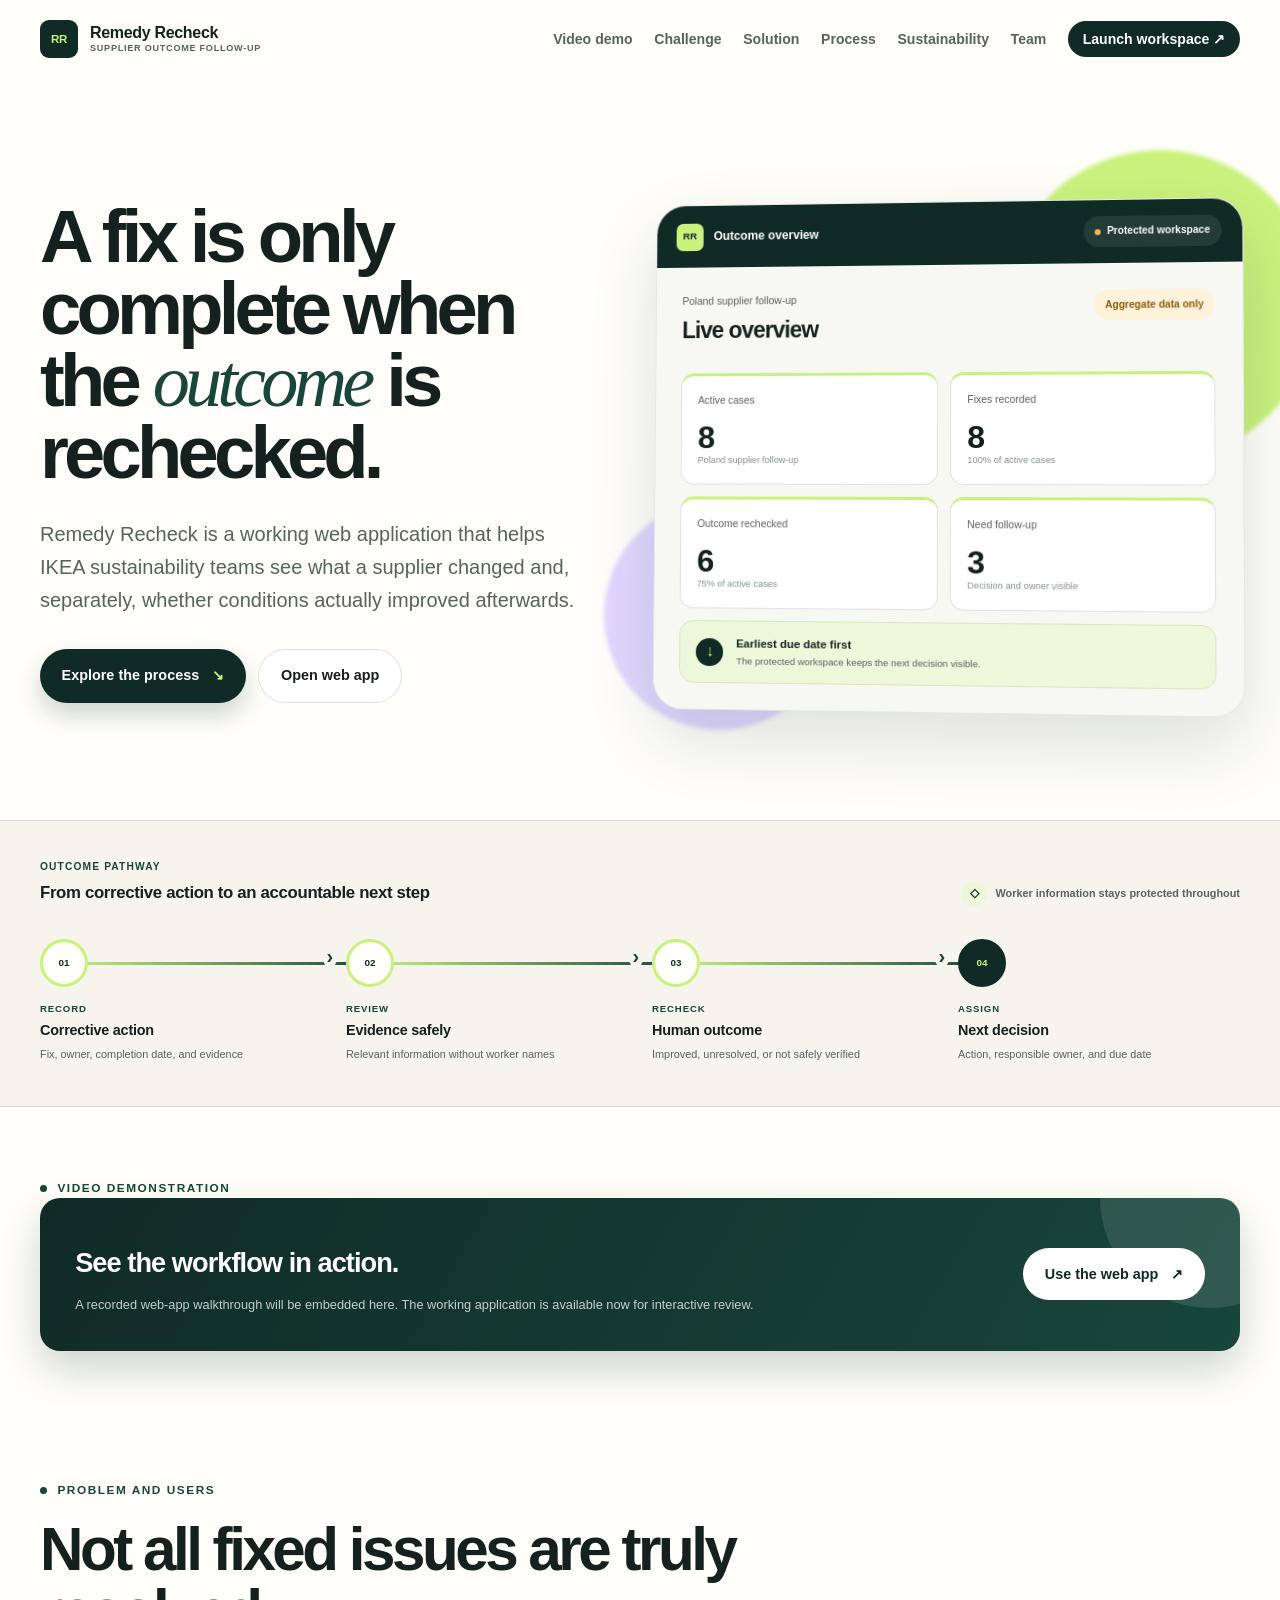
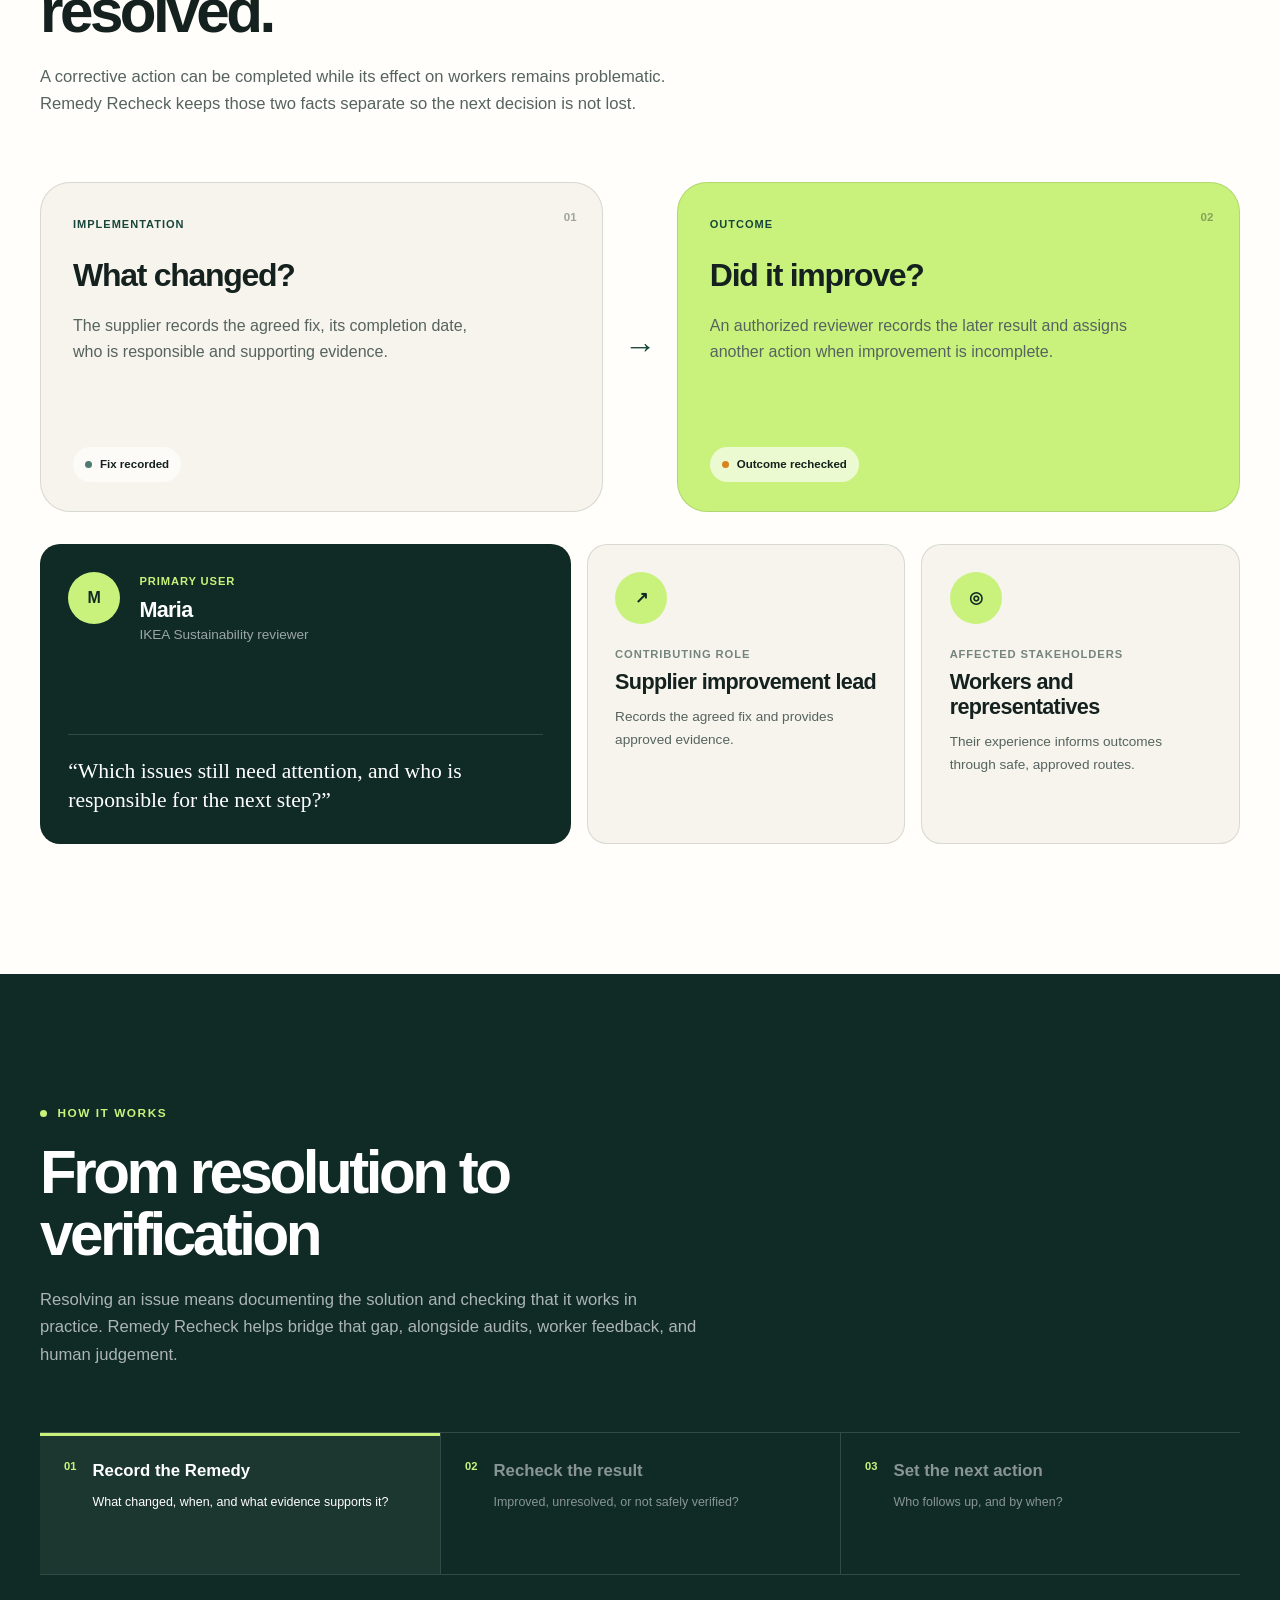
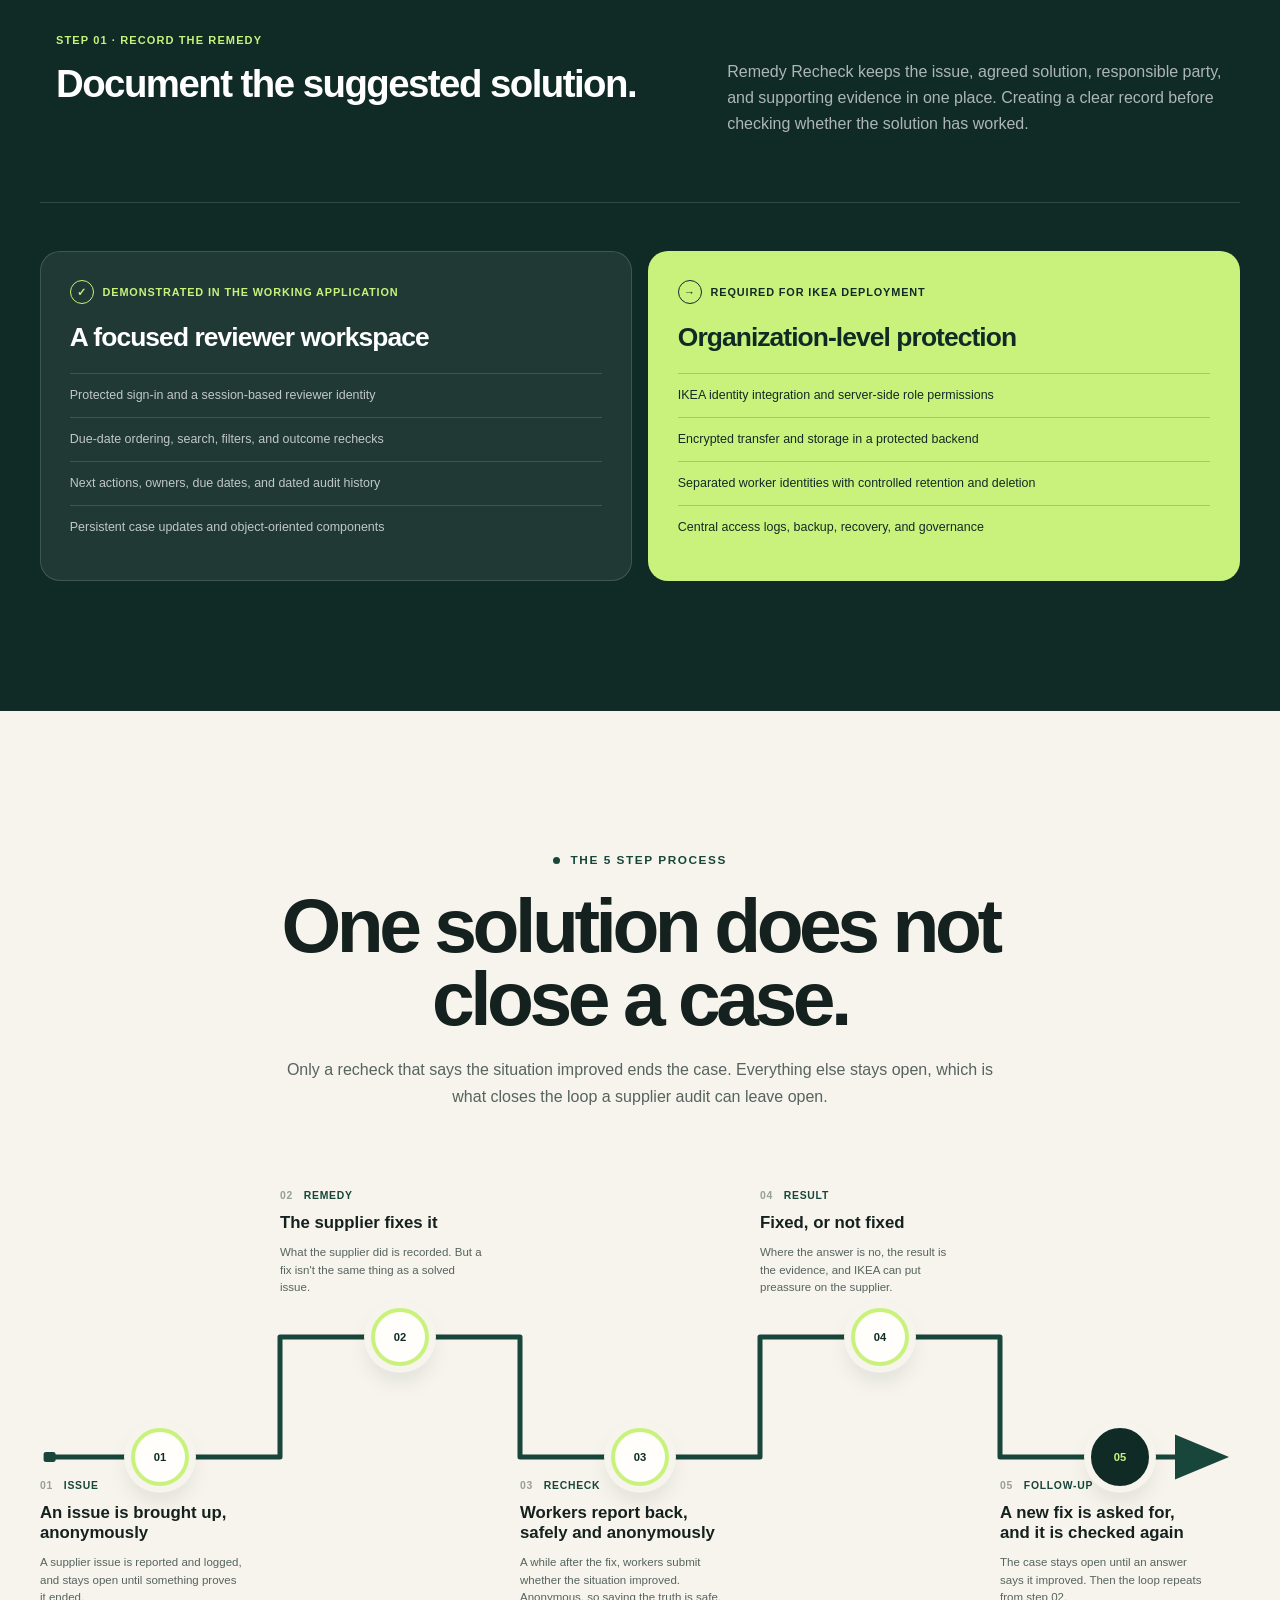
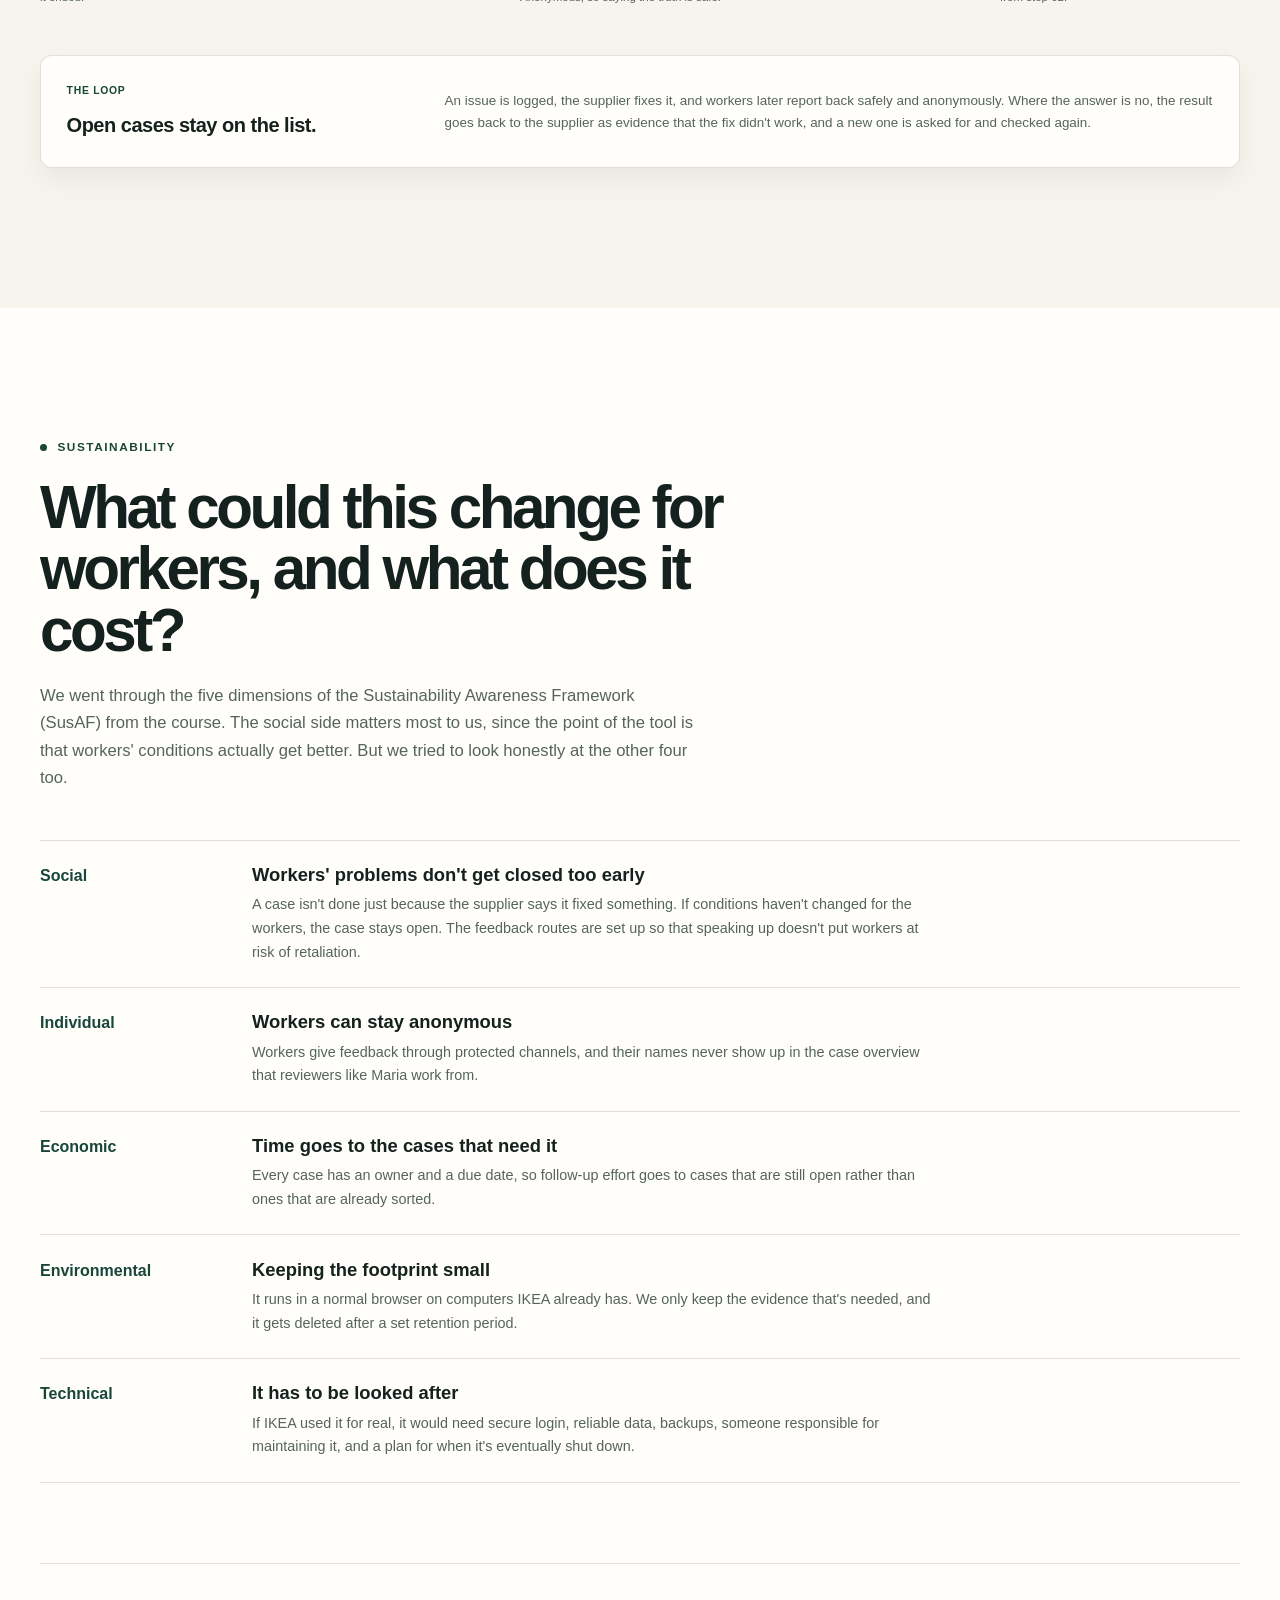
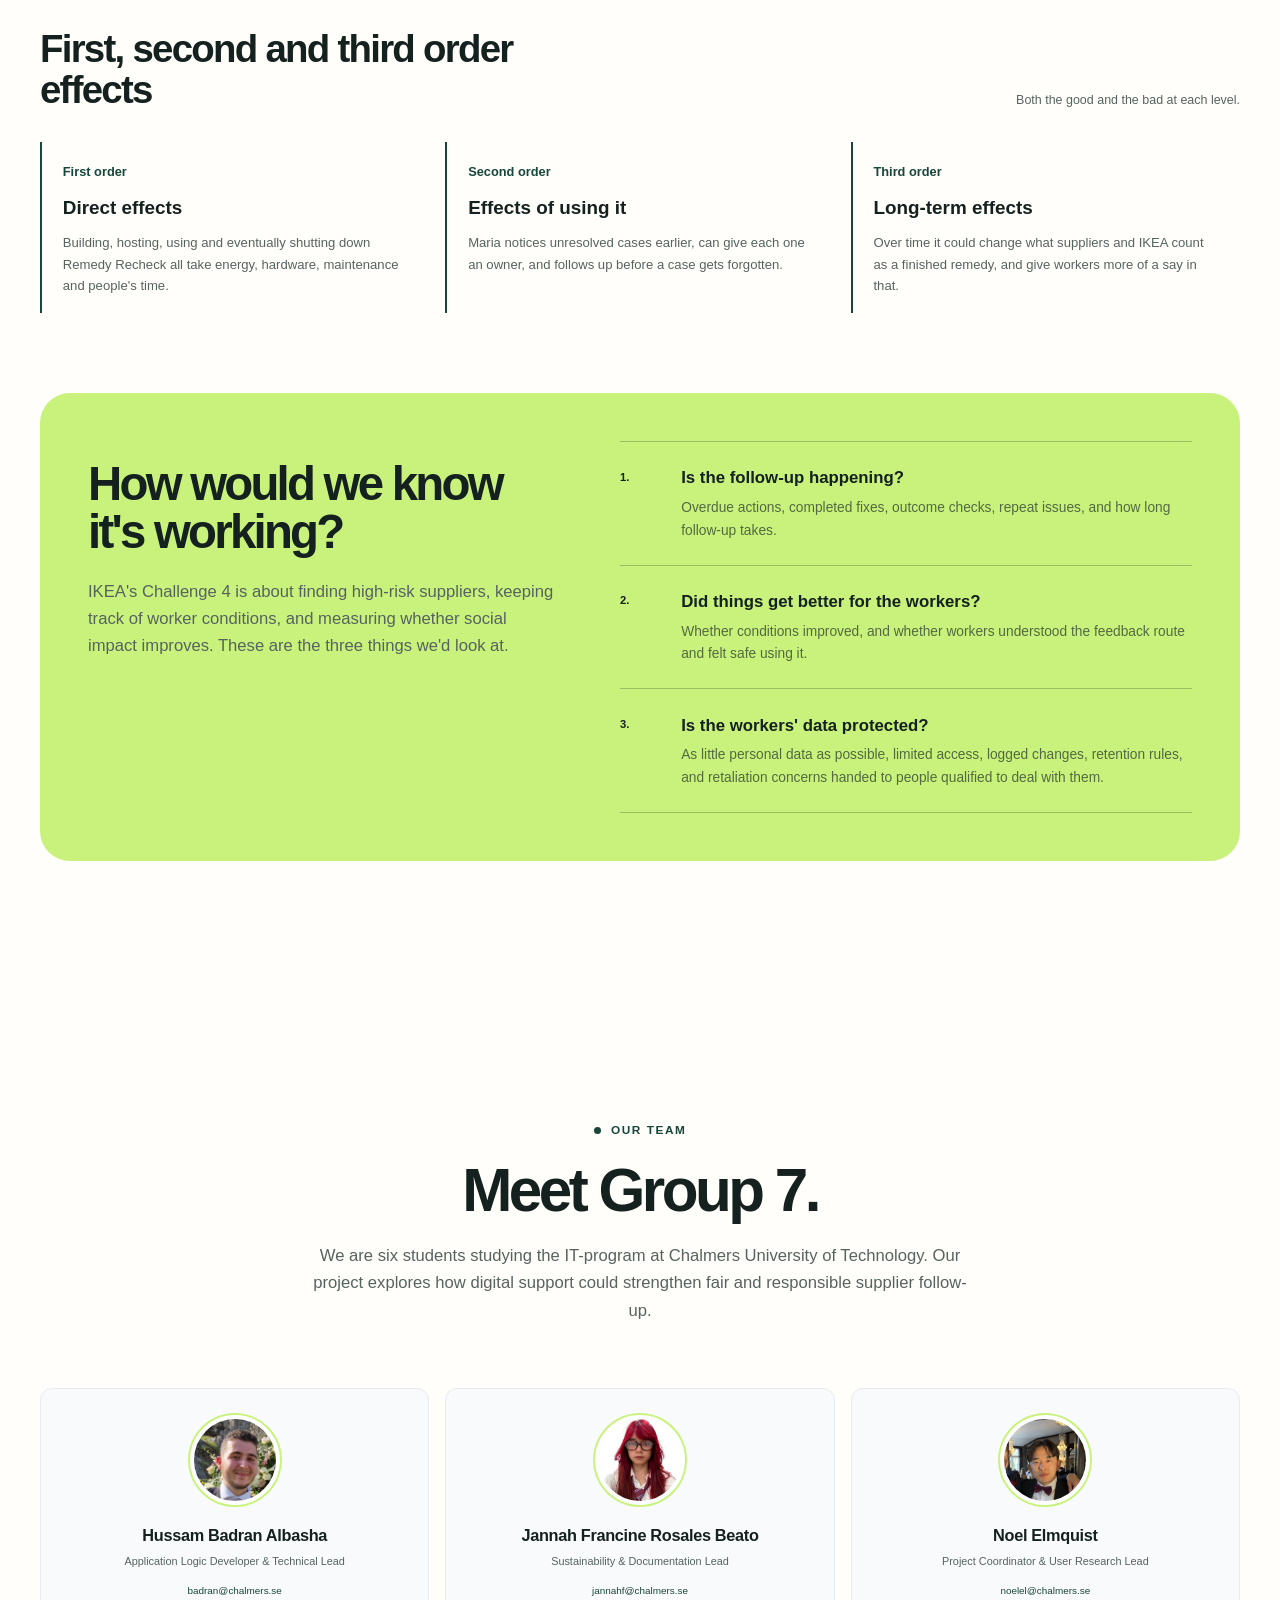
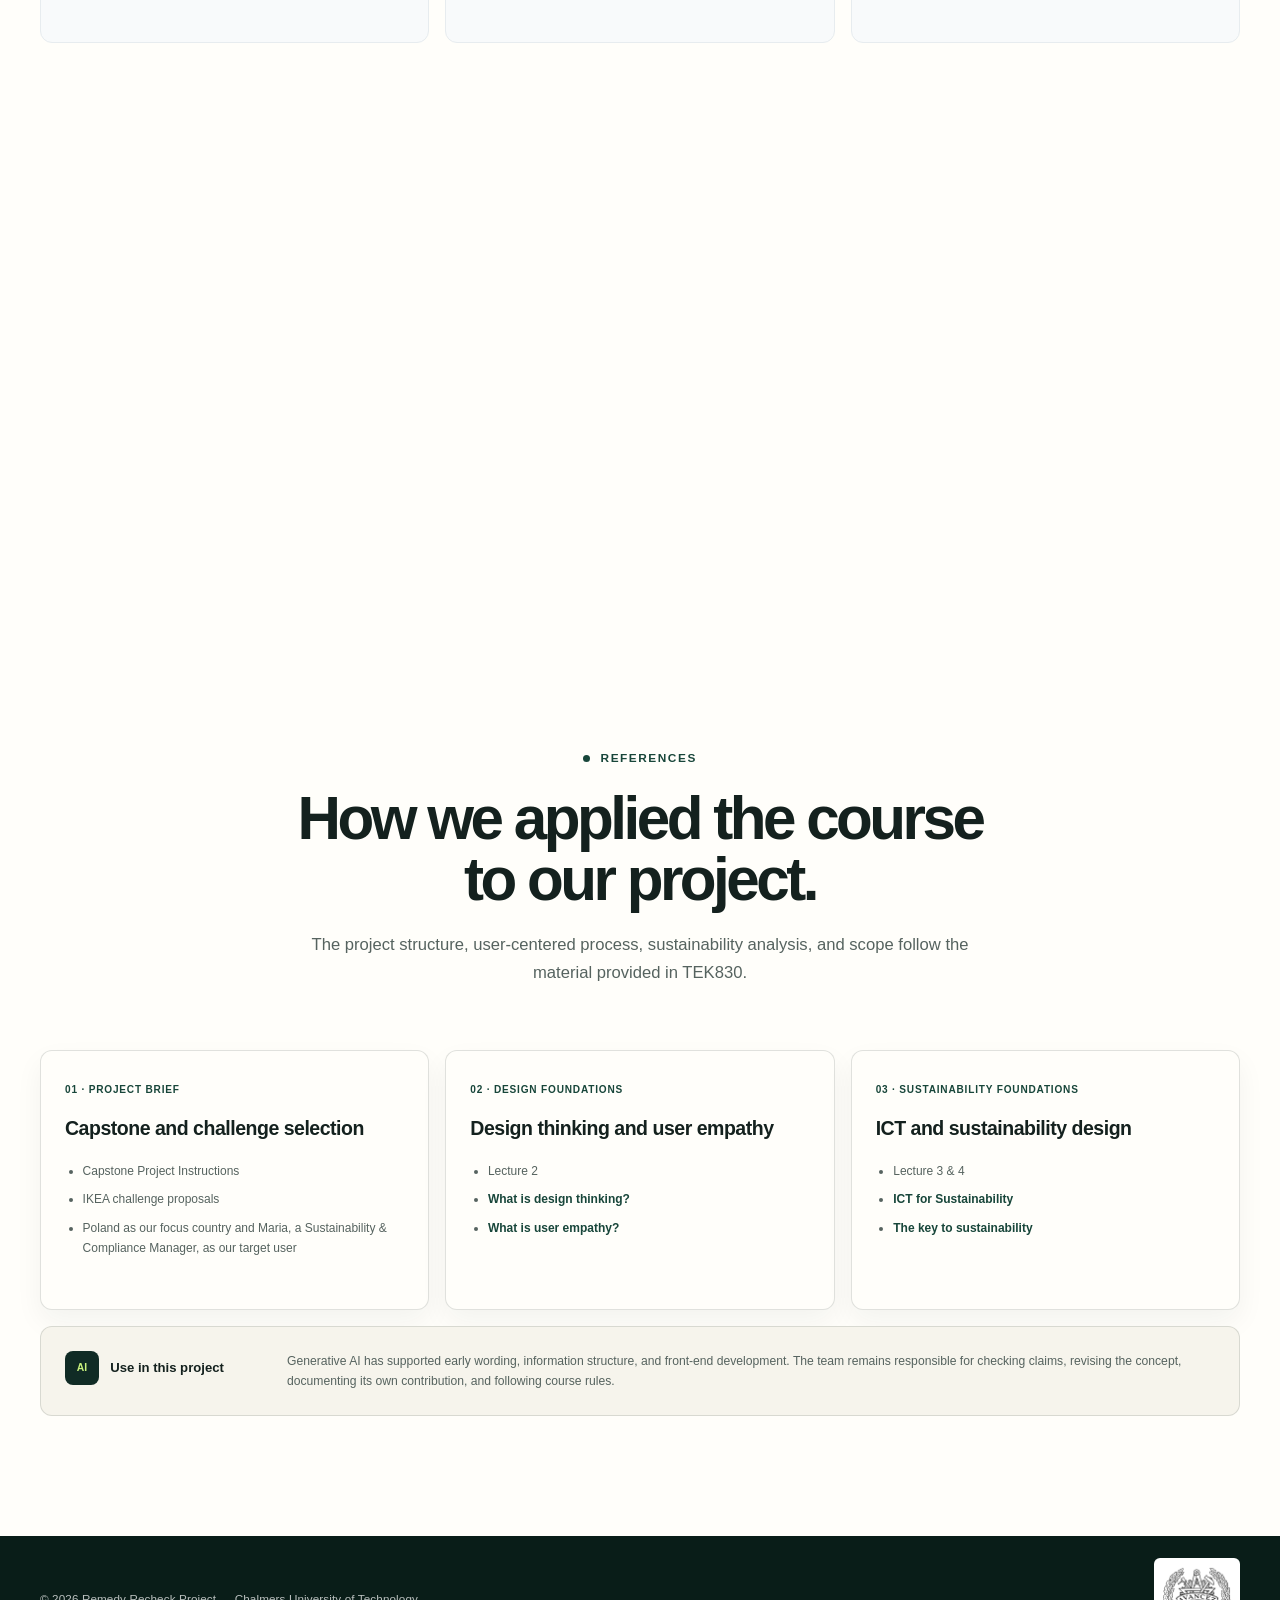
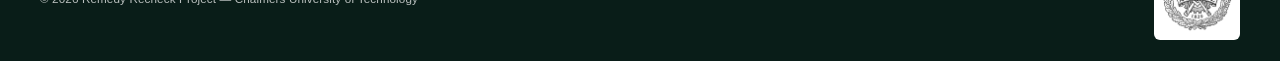
<file: index.html>
<!DOCTYPE html>
<html lang="en">
<head>
    <meta charset="UTF-8">
    <meta name="viewport" content="width=device-width, initial-scale=1.0">
    <meta name="description" content="Remedy Recheck helps IKEA sustainability teams distinguish a completed supplier fix from a verified outcome.">
    <meta name="theme-color" content="#102b25">
    <title>Remedy Recheck | Supplier follow-up with a human outcome</title>
    <link rel="stylesheet" href="css/style.css">
</head>

<body>
    <a class="skip-link" href="#main-content">Skip to content</a>

    <header class="site-header" data-header>
        <nav class="nav-shell" aria-label="Main navigation">
            <a class="brand" href="#hero" aria-label="Remedy Recheck home">
                <span class="brand-mark" aria-hidden="true">RR</span>
                <span class="brand-copy"><span class="brand-name">Remedy Recheck</span><small>Supplier outcome follow-up</small></span>
            </a>
            <button class="nav-toggle" type="button" aria-expanded="false" aria-controls="nav-links" data-nav-toggle>
                <span class="sr-only">Open navigation</span>
                <span></span><span></span>
            </button>
            <ul class="nav-links" id="nav-links" data-nav-links>
                <li><a href="#demo">Video demo</a></li>
                <li><a href="#problem">Challenge</a></li>
                <li><a href="#solution">Solution</a></li>
                <li><a href="#process">Process</a></li>
                <li><a href="#sustainability">Sustainability</a></li>
                <li><a href="#team">Team</a></li>
                <li><a class="nav-app-link" href="app.html">Launch workspace <span aria-hidden="true">↗</span></a></li>
            </ul>
        </nav>
    </header>

    <main id="main-content">
        <section class="hero section-shell" id="hero">
            <div class="hero-copy reveal">
                <h1>A fix is only complete when the <em>outcome</em> is rechecked.</h1>
                <p class="hero-lead">Remedy Recheck is a working web application that helps IKEA sustainability teams see what a supplier changed and, separately, whether conditions actually improved afterwards.</p>
                <div class="hero-actions">
                    <a class="button button-primary" href="#process">Explore the process <span aria-hidden="true">↘</span></a>
                    <a class="button button-secondary" href="app.html">Open web app</a>
                </div>
            </div>

            <div class="hero-visual reveal" aria-label="Live aggregate overview from Remedy Recheck">
                <div class="ambient-shape ambient-one"></div>
                <div class="ambient-shape ambient-two"></div>
                <div class="app-card">
                    <div class="app-topbar">
                        <div class="app-wordmark"><span class="mini-mark">RR</span><span>Outcome overview</span></div>
                        <span class="secure-pill"><span></span> Protected workspace</span>
                    </div>
                    <div class="app-body">
                        <div class="app-heading">
                            <div><p>Poland supplier follow-up</p><h2>Live overview</h2></div>
                            <span class="data-pill">Aggregate data only</span>
                        </div>
                        <div class="metric-grid public-metric-grid" aria-label="Live case totals">
                            <article><span>Active cases</span><strong data-public-metric="active">8</strong><small>Poland supplier follow-up</small></article>
                            <article><span>Fixes recorded</span><strong data-public-metric="fixesRecorded">8</strong><small data-public-note="fixesRecorded">100% of active cases</small></article>
                            <article><span>Outcome rechecked</span><strong data-public-metric="rechecked">6</strong><small data-public-note="rechecked">75% of active cases</small></article>
                            <article><span>Need follow-up</span><strong data-public-metric="needsFollowUp">3</strong><small>Decision and owner visible</small></article>
                        </div>
                        <div class="hero-priority-note">
                            <span aria-hidden="true">↓</span>
                            <div><strong>Earliest due date first</strong><small>The protected workspace keeps the next decision visible.</small></div>
                        </div>
                    </div>
                </div>
            </div>
        </section>

        <section class="journey-strip" aria-labelledby="journey-title">
            <div class="section-shell journey-shell">
                <header class="journey-heading">
                    <div><span>Outcome pathway</span><strong id="journey-title">From corrective action to an accountable next step</strong></div>
                    <p><span aria-hidden="true">◇</span> Worker information stays protected throughout</p>
                </header>
                <ol class="journey-flow">
                    <li>
                        <span class="journey-node">01</span>
                        <div><small>Record</small><strong>Corrective action</strong><p>Fix, owner, completion date, and evidence</p></div>
                    </li>
                    <li>
                        <span class="journey-node">02</span>
                        <div><small>Review</small><strong>Evidence safely</strong><p>Relevant information without worker names</p></div>
                    </li>
                    <li>
                        <span class="journey-node">03</span>
                        <div><small>Recheck</small><strong>Human outcome</strong><p>Improved, unresolved, or not safely verified</p></div>
                    </li>
                    <li>
                        <span class="journey-node">04</span>
                        <div><small>Assign</small><strong>Next decision</strong><p>Action, responsible owner, and due date</p></div>
                    </li>
                </ol>
            </div>
        </section>

        <section class="demo-section demo-early section-shell" id="demo">
            <p class="eyebrow"><span></span> Video demonstration</p>
            <div class="demo-banner reveal">
                <div class="demo-copy">
                    <h2>See the workflow in action.</h2>
                    <p>A recorded web-app walkthrough will be embedded here. The working application is available now for interactive review.</p>
                </div>
                <div class="demo-actions">
                    <a class="button button-light" href="app.html">Use the web app <span aria-hidden="true">↗</span></a>
                </div>
            </div>
        </section>

        <section class="content-section section-shell" id="problem">
            <div class="section-intro reveal">
                <p class="eyebrow"><span></span> Problem and users</p>
                <h2>Not all fixed issues are truly resolved.</h2>
                <p>A corrective action can be completed while its effect on workers remains problematic. Remedy Recheck keeps those two facts separate so the next decision is not lost.</p>
            </div>
            <div class="comparison-grid">
                <article class="comparison-card muted-card reveal">
                    <div class="card-number">01</div><p class="card-kicker">Implementation</p><h3>What changed?</h3>
                    <p>The supplier records the agreed fix, its completion date, who is responsible and supporting evidence.</p>
                    <div class="status-label complete"><span></span> Fix recorded</div>
                </article>
                <div class="comparison-arrow reveal" aria-hidden="true">→</div>
                <article class="comparison-card highlight-card reveal">
                    <div class="card-number">02</div><p class="card-kicker">Outcome</p><h3>Did it improve?</h3>
                    <p>An authorized reviewer records the later result and assigns another action when improvement is incomplete.</p>
                    <div class="status-label pending"><span></span> Outcome rechecked</div>
                </article>
            </div>
            <div class="people-grid people-grid-compact">
                <article class="person-card primary-person reveal">
                    <div class="avatar" aria-hidden="true">M</div>
                    <div><p>Primary user</p><h3>Maria</h3><span>IKEA Sustainability reviewer</span></div>
                    <blockquote>“Which issues still need attention, and who is responsible for the next step?”</blockquote>
                </article>
                <article class="person-card reveal">
                    <div class="icon-circle" aria-hidden="true">↗</div><p>Contributing role</p><h3>Supplier improvement lead</h3><span>Records the agreed fix and provides approved evidence.</span>
                </article>
                <article class="person-card reveal">
                    <div class="icon-circle" aria-hidden="true">◎</div><p>Affected stakeholders</p><h3>Workers and representatives</h3><span>Their experience informs outcomes through safe, approved routes.</span>
                </article>
            </div>
        </section>

        <section class="solution-section" id="solution">
            <div class="section-shell">
                <div class="section-intro light-intro reveal">
                    <p class="eyebrow"><span></span> How it works</p>
                    <h2>From resolution to verification</h2>
                    <p>Resolving an issue means documenting the solution and checking that it works in practice. Remedy Recheck helps bridge that gap, alongside audits, worker feedback, and human judgement.</p>
                </div>
                <div class="workflow" data-workflow>
                    <button class="workflow-step is-active" type="button" data-workflow-step="record" aria-pressed="true">
                        <span class="step-index">01</span><span class="step-copy"><strong>Record the Remedy</strong><small>What changed, when, and what evidence supports it?</small></span>
                    </button>
                    <button class="workflow-step" type="button" data-workflow-step="recheck" aria-pressed="false">
                        <span class="step-index">02</span><span class="step-copy"><strong>Recheck the result</strong><small>Improved, unresolved, or not safely verified?</small></span>
                    </button>
                    <button class="workflow-step" type="button" data-workflow-step="act" aria-pressed="false">
                        <span class="step-index">03</span><span class="step-copy"><strong>Set the next action</strong><small>Who follows up, and by when?</small></span>
                    </button>
                </div>
                <div class="workflow-detail reveal" data-workflow-detail>
                    <div><p class="detail-label">Step 01 · Record the Remedy</p><h3>Document the suggested solution.</h3></div>
                    <p>Remedy Recheck keeps the issue, agreed solution, responsible party, and supporting evidence in one place. Creating a clear record before checking whether the solution has worked. </p>
                </div>

                <div class="accuracy-grid" aria-label="Current application and deployment requirements">
                    <article class="accuracy-card implemented-card reveal">
                        <p class="accuracy-label"><span aria-hidden="true">✓</span> Demonstrated in the working application</p>
                        <h3>A focused reviewer workspace</h3>
                        <ul>
                            <li>Protected sign-in and a session-based reviewer identity</li>
                            <li>Due-date ordering, search, filters, and outcome rechecks</li>
                            <li>Next actions, owners, due dates, and dated audit history</li>
                            <li>Persistent case updates and object-oriented components</li>
                        </ul>
                    </article>
                    <article class="accuracy-card deployment-card reveal">
                        <p class="accuracy-label"><span aria-hidden="true">→</span> Required for IKEA deployment</p>
                        <h3>Organization-level protection</h3>
                        <ul>
                            <li>IKEA identity integration and server-side role permissions</li>
                            <li>Encrypted transfer and storage in a protected backend</li>
                            <li>Separated worker identities with controlled retention and deletion</li>
                            <li>Central access logs, backup, recovery, and governance</li>
                        </ul>
                    </article>
                </div>
            </div>
        </section>

        <section class="reflection-section process-feature" id="process">
            <div class="section-shell">
                <div class="section-intro centered-intro reveal">
                    <p class="eyebrow"><span></span> the 5 step process</p>
                    <h2>One solution does not close a case.</h2>
                    <p>Only a recheck that says the situation improved ends the case. Everything else stays open, which is what closes the loop a supplier audit can leave open.</p>
                </div>

                <div class="process-route-wrap">
                    <svg class="process-route-line" viewBox="0 0 1000 420" preserveAspectRatio="none" aria-hidden="true" focusable="false">
                        <defs>
                            <marker id="process-arrow" markerWidth="10" markerHeight="10" refX="8" refY="5" orient="auto" markerUnits="strokeWidth">
                                <path d="M 0 0 L 10 5 L 0 10 z"></path>
                            </marker>
                        </defs>
                        <path class="process-path" d="M 8 270 H 200 V 150 H 400 V 270 H 600 V 150 H 800 V 270 H 982" marker-end="url(#process-arrow)"></path>
                        <rect class="process-start" x="3" y="265" width="10" height="10" rx="2"></rect>
                    </svg>
                        <ol class="process-route" aria-label="Remedy Recheck process">
                            <li class="process-step reveal">
                                <div class="process-marker" aria-hidden="true"><span>01</span></div>
                                <div class="process-note"><p><span>01</span> Issue</p><h3>An issue is brought up, anonymously</h3><small>A supplier issue is reported and logged, and stays open until something proves it ended.</small></div>
                            </li>
                            <li class="process-step reveal">
                                <div class="process-marker" aria-hidden="true"><span>02</span></div> 
                                <div class="process-note"><p><span>02</span> Remedy</p><h3>The supplier fixes it</h3><small>What the supplier did is recorded. But a fix isn't the same thing as a solved issue.</small></div>
                            </li>
                            <li class="process-step reveal">
                                <div class="process-marker" aria-hidden="true"><span>03</span></div>
                                <div class="process-note"><p><span>03</span> Recheck</p><h3>Workers report back, safely and anonymously</h3><small>A while after the fix, workers submit whether the situation improved. Anonymous, so saying the truth is safe.</small></div>
                            </li>
                            <li class="process-step reveal">
                                <div class="process-marker" aria-hidden="true"><span>04</span></div>
                                <div class="process-note"><p><span>04</span> Result</p><h3>Fixed, or not fixed</h3><small>Where the answer is no, the result is the evidence, and IKEA can put preassure on the supplier.</small></div>
                            </li>
                            <li class="process-step reveal">
                                <div class="process-marker" aria-hidden="true"><span>05</span></div>
                                <div class="process-note"><p><span>05</span> Follow-up</p><h3>A new fix is asked for, and it is checked again</h3><small>The case stays open until an answer says it improved. Then the loop repeats from step 02.</small></div>
                            </li>
                        </ol>
                </div>

                <article class="validation-card validation-card-compact reveal">
                    <p>the loop</p>   
                    <h3>Open cases stay on the list.</h3>
                    <p>An issue is logged, the supplier fixes it, and workers later report back safely and anonymously. Where the answer is no, the result goes back to the supplier as evidence that the fix didn't work, and a new one is asked for and checked again.</p>     
                </article>
            </div>
        </section>

        <section class="content-section section-shell" id="sustainability">
            <div class="section-intro reveal">
                <p class="eyebrow"><span></span> Sustainability</p>
                <h2>What could this change for workers, and what does it cost?</h2>
                <p>We went through the five dimensions of the Sustainability Awareness Framework (SusAF) from the course. The social side matters most to us, since the point of the tool is that workers' conditions actually get better. But we tried to look honestly at the other four too.</p>
            </div>
            <div class="dimension-grid">
                <article class="dimension-card reveal"><span>Social</span><h3>Workers' problems don't get closed too early</h3><p>A case isn't done just because the supplier says it fixed something. If conditions haven't changed for the workers, the case stays open. The feedback routes are set up so that speaking up doesn't put workers at risk of retaliation.</p></article>
                <article class="dimension-card reveal"><span>Individual</span><h3>Workers can stay anonymous</h3><p>Workers give feedback through protected channels, and their names never show up in the case overview that reviewers like Maria work from.</p></article>
                <article class="dimension-card reveal"><span>Economic</span><h3>Time goes to the cases that need it</h3><p>Every case has an owner and a due date, so follow-up effort goes to cases that are still open rather than ones that are already sorted.</p></article>
                <article class="dimension-card reveal"><span>Environmental</span><h3>Keeping the footprint small</h3><p>It runs in a normal browser on computers IKEA already has. We only keep the evidence that's needed, and it gets deleted after a set retention period.</p></article>
                <article class="dimension-card reveal"><span>Technical</span><h3>It has to be looked after</h3><p>If IKEA used it for real, it would need secure login, reliable data, backups, someone responsible for maintaining it, and a plan for when it's eventually shut down.</p></article>
            </div>

            <div class="effects-block">
                <div class="effects-heading reveal"><div><h3>First, second and third order effects</h3></div><p>Both the good and the bad at each level.</p></div>
                <div class="effects-grid">
                    <article class="effect-card reveal"><span>First order</span><h4>Direct effects</h4><p>Building, hosting, using and eventually shutting down Remedy Recheck all take energy, hardware, maintenance and people's time.</p></article>
                    <article class="effect-card reveal"><span>Second order</span><h4>Effects of using it</h4><p>Maria notices unresolved cases earlier, can give each one an owner, and follows up before a case gets forgotten.</p></article>
                    <article class="effect-card reveal"><span>Third order</span><h4>Long-term effects</h4><p>Over time it could change what suppliers and IKEA count as a finished remedy, and give workers more of a say in that.</p></article>
                </div>
            </div>

            <div class="ikea-impact-grid">
                <div class="section-intro reveal"><h2>How would we know it's working?</h2><p>IKEA's Challenge 4 is about finding high-risk suppliers, keeping track of worker conditions, and measuring whether social impact improves. These are the three things we'd look at.</p></div>
                <ol class="needs-list reveal">
                    <li><span>1.</span><div><strong>Is the follow-up happening?</strong><p>Overdue actions, completed fixes, outcome checks, repeat issues, and how long follow-up takes.</p></div></li>
                    <li><span>2.</span><div><strong>Did things get better for the workers?</strong><p>Whether conditions improved, and whether workers understood the feedback route and felt safe using it.</p></div></li>
                    <li><span>3.</span><div><strong>Is the workers' data protected?</strong><p>As little personal data as possible, limited access, logged changes, retention rules, and retaliation concerns handed to people qualified to deal with them.</p></div></li>
                </ol>
            </div>
        </section>

        <section class="team-section section-shell" id="team">
            <div class="section-intro centered-intro reveal">
                <p class="eyebrow"><span></span> Our team</p>
                <h2>Meet Group 7.</h2>
                <p> We are six students studying the IT-program at Chalmers University of Technology. Our project explores how digital support could strengthen fair and responsible supplier follow-up.</p>
            </div>
            <div class="team-grid" data-team-grid aria-live="polite"></div>
            <div class="team-institution reveal">
                <div><small>Course project · TEK830</small><strong>Chalmers University of Technology</strong><span>Sustainable Digitalization in Practice</span></div>
                <img src="images/chalmers-logo.png" alt="Chalmers University of Technology logo">
            </div>
        </section>

        <section class="references-section section-shell" id="references">
            <div class="section-intro centered-intro reveal">
                <p class="eyebrow"><span></span> References</p>
                <h2>How we applied the course to our project.</h2>
                <p>The project structure, user-centered process, sustainability analysis, and scope follow the material provided in TEK830.</p>
            </div>
            <div class="reference-grid">
                <article class="reference-card reveal"><span>01 · Project brief</span><h3>Capstone and challenge selection</h3><ul><li>Capstone Project Instructions</li><li>IKEA challenge proposals</li><li>Poland as our focus country and Maria, a Sustainability & Compliance Manager, as our target user</li></ul></article>
                <article class="reference-card reveal"><span>02 · Design foundations</span><h3>Design thinking and user empathy</h3><ul><li>Lecture 2</li><li><a href="https://ixdf.org/literature/topics/design-thinking" target="_blank" rel="noopener noreferrer">What is design thinking?</a></li><li><a href="https://ixdf.org/literature/article/design-thinking-getting-started-with-empathy" target="_blank" rel="noopener noreferrer">What is user empathy?</a></li></ul></article>
                <article class="reference-card reveal"><span>03 · Sustainability foundations</span><h3>ICT and sustainability design</h3><ul><li>Lecture 3 & 4</li><li><a href="https://www.researchgate.net/publication/263371416_ICT_for_Sustainability_An_Emerging_Research_Field" target="_blank" rel="noopener noreferrer">ICT for Sustainability</a></li><li><a href="https://ieeexplore.ieee.org/document/7325195" target="_blank" rel="noopener noreferrer">The key to sustainability</a></li></ul></article>
            </div>
            <article class="ai-disclosure reveal">
                <div><span>AI</span><strong>Use in this project</strong></div>
                <p>Generative AI has supported early wording, information structure, and front-end development. The team remains responsible for checking claims, revising the concept, documenting its own contribution, and following course rules.</p>
            </article>
        </section>
    </main>

    <footer class="site-footer">
        <div class="section-shell footer-simple">
            <p>© <span data-year></span> Remedy Recheck Project <span aria-hidden="true">—</span> Chalmers University of Technology</p>
            <img src="images/chalmers-logo.png" alt="Chalmers University of Technology" class="footer-chalmers-logo">
        </div>
    </footer>

    <script defer src="js/core/namespace.js"></script>
    <script defer src="js/core/Component.js"></script>
    <script defer src="js/core/Application.js"></script>
    <script defer src="js/models/WorkflowStep.js"></script>
    <script defer src="js/models/TeamMember.js"></script>
    <script defer src="js/data/workflow-steps.js"></script>
    <script defer src="js/data/team-members.js"></script>
    <script defer src="js/repositories/PublicCaseSummaryRepository.js"></script>
    <script defer src="js/services/CaseMetrics.js"></script>
    <script defer src="js/components/HeaderScrollState.js"></script>
    <script defer src="js/components/MobileNavigation.js"></script>
    <script defer src="js/components/SectionNavigation.js"></script>
    <script defer src="js/components/RevealOnScroll.js"></script>
    <script defer src="js/components/WorkflowDetailView.js"></script>
    <script defer src="js/components/WorkflowExplorer.js"></script>
    <script defer src="js/components/PublicMetrics.js"></script>
    <script defer src="js/components/TeamMemberCardView.js"></script>
    <script defer src="js/components/TeamDirectory.js"></script>
    <script defer src="js/components/YearStamp.js"></script>
    <script defer src="js/app.js"></script>
</body>
</html>
</file>
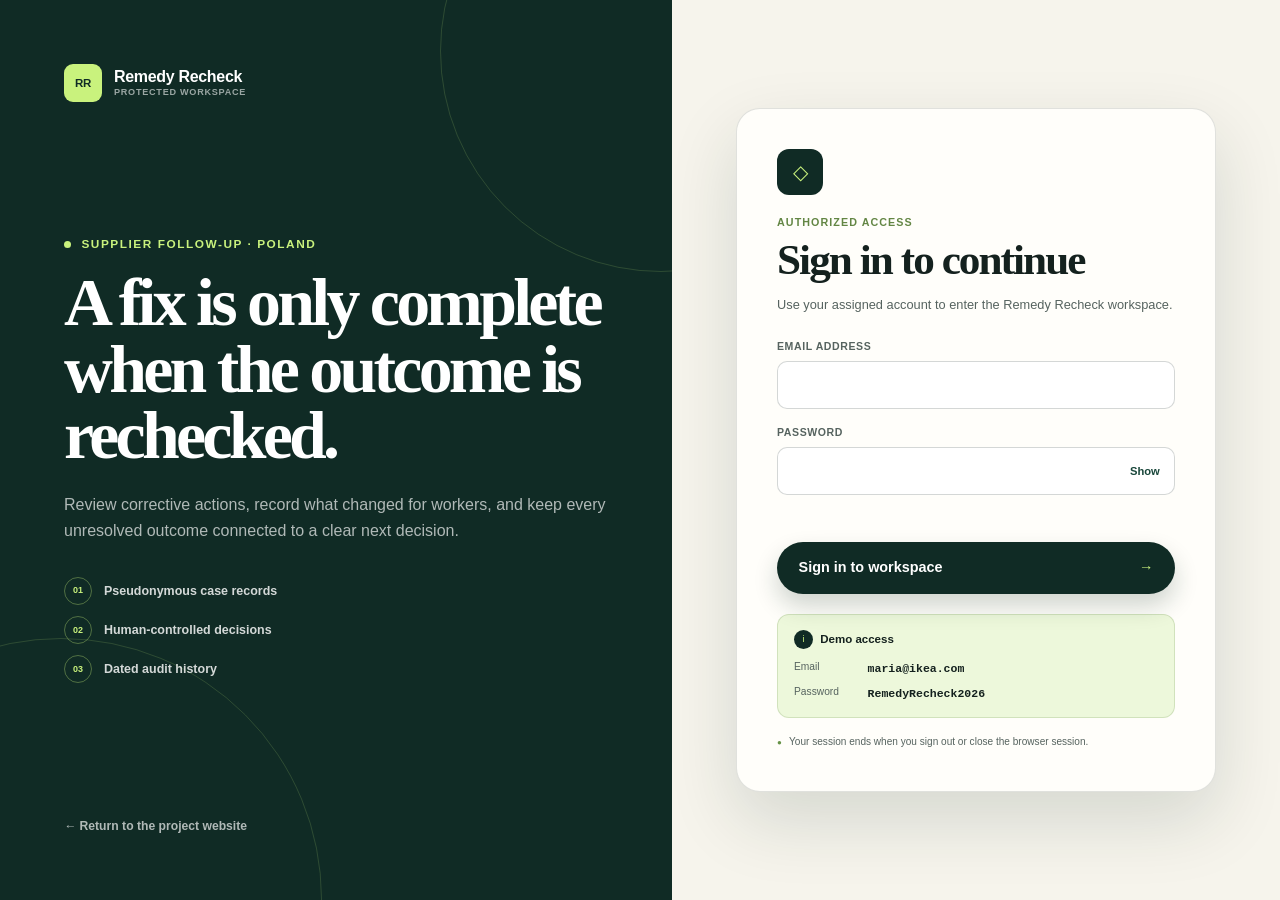
<file: app.html>
<!DOCTYPE html>
<html lang="en">
<head>
    <meta charset="UTF-8">
    <meta name="viewport" content="width=device-width, initial-scale=1.0">
    <meta name="description" content="Remedy Recheck protected supplier outcome follow-up workspace for Poland.">
    <meta name="theme-color" content="#102b25">
    <title>Remedy Recheck | Supplier follow-up workspace</title>
    <link rel="stylesheet" href="css/style.css">
</head>

<body class="rr-application-page">
    <main class="rr-login-view" data-login-view id="login-main">
        <section class="rr-login-story" aria-labelledby="login-story-title">
            <a class="brand rr-login-brand" href="index.html" aria-label="Remedy Recheck project website">
                <span class="brand-mark" aria-hidden="true">RR</span>
                <span class="brand-copy"><span class="brand-name">Remedy Recheck</span><small>Protected workspace</small></span>
            </a>
            <div class="rr-login-story-copy">
                <p class="eyebrow"><span></span> Supplier follow-up · Poland</p>
                <h1 id="login-story-title">A fix is only complete when the outcome is rechecked.</h1>
                <p>Review corrective actions, record what changed for workers, and keep every unresolved outcome connected to a clear next decision.</p>
                <ul class="rr-login-principles" aria-label="Workspace principles">
                    <li><span aria-hidden="true">01</span> Pseudonymous case records</li>
                    <li><span aria-hidden="true">02</span> Human-controlled decisions</li>
                    <li><span aria-hidden="true">03</span> Dated audit history</li>
                </ul>
            </div>
            <a class="rr-login-site-link" href="index.html">← Return to the project website</a>
        </section>

        <section class="rr-login-panel" aria-labelledby="login-title">
            <div class="rr-login-card">
                <span class="rr-login-lock" aria-hidden="true">◇</span>
                <p class="rr-section-label">Authorized access</p>
                <h2 id="login-title">Sign in to continue</h2>
                <p class="rr-login-intro">Use your assigned account to enter the Remedy Recheck workspace.</p>

                <form class="rr-login-form" data-login-form>
                    <label>
                        <span>Email address</span>
                        <input type="email" name="email" autocomplete="username" spellcheck="false" required data-login-email>
                    </label>
                    <label>
                        <span>Password</span>
                        <span class="rr-password-field">
                            <input type="password" name="password" autocomplete="current-password" required data-login-password>
                            <button type="button" aria-pressed="false" data-password-toggle>Show</button>
                        </span>
                    </label>
                    <p class="rr-login-error" data-login-error role="alert" aria-live="polite"></p>
                    <button class="button button-primary rr-login-submit" type="submit">Sign in to workspace <span aria-hidden="true">→</span></button>
                </form>

                <aside class="rr-demo-access" aria-label="Demonstration account">
                    <div><span aria-hidden="true">i</span><strong>Demo access</strong></div>
                    <dl>
                        <div><dt>Email</dt><dd>maria@ikea.com</dd></div>
                        <div><dt>Password</dt><dd>RemedyRecheck2026</dd></div>
                    </dl>
                </aside>
                <p class="rr-login-footnote"><span aria-hidden="true">●</span> Your session ends when you sign out or close the browser session.</p>
            </div>
        </section>
    </main>

    <div class="rr-workspace-view" data-workspace-view hidden>
        <a class="skip-link" href="#workspace-main">Skip to workspace</a>

        <header class="rr-app-header">
            <a class="brand" href="app.html" aria-label="Remedy Recheck workspace home">
                <span class="brand-mark" aria-hidden="true">RR</span>
                <span class="brand-copy"><span class="brand-name">Remedy Recheck</span><small>Protected workspace</small></span>
            </a>
            <div class="rr-header-actions">
                <button class="rr-header-control" type="button" data-protection-open>
                    <span aria-hidden="true">◇</span><span class="rr-control-label">Data protection</span>
                </button>
                <a class="rr-header-control" href="index.html">
                    <span aria-hidden="true">↗</span><span class="rr-project-label">Project website</span>
                </a>
                <span class="rr-current-user">
                    <span aria-hidden="true">M</span>
                    <span><strong data-auth-user-name>Maria</strong><small data-auth-user-role>Sustainability reviewer</small></span>
                </span>
                <button class="rr-sign-out" type="button" data-sign-out>Sign out</button>
            </div>
        </header>

        <main class="rr-workspace" id="workspace-main">
            <section class="rr-workspace-heading" id="overview" tabindex="-1" data-workspace-heading>
                <div>
                    <p class="eyebrow"><span></span> Poland supplier follow-up</p>
                    <h1>Outcome overview</h1>
                    <p>Separate a completed corrective action from the later result, then keep the next decision visible.</p>
                </div>
                <div class="rr-workspace-date"><span>Review cycle</span><strong>September 2026</strong></div>
            </section>

            <section class="rr-metrics" data-app-metrics aria-label="Case overview metrics"></section>

            <section class="rr-case-area" id="cases" aria-labelledby="case-area-title">
                <header class="rr-case-area-heading">
                    <div><p class="rr-section-label">Operational review</p><h2 id="case-area-title">Active supplier cases</h2></div>
                    <p>Choose a case, compare the fix with the outcome, and record the next action.</p>
                </header>

                <div class="rr-filters" aria-label="Filter supplier cases">
                    <label class="rr-search-field">
                        <span>Search cases</span>
                        <input type="search" placeholder="Case ID, supplier, location…" data-case-search>
                    </label>
                    <label>
                        <span>Outcome status</span>
                        <select data-status-filter>
                            <option value="all">All statuses</option>
                            <option value="follow_up">Needs follow-up</option>
                            <option value="improved">Improved</option>
                            <option value="unresolved">Unresolved</option>
                            <option value="not_safely_verified">Not safely verified</option>
                            <option value="recheck_due">Recheck due</option>
                            <option value="action_recorded">Action recorded</option>
                        </select>
                    </label>
                    <label>
                        <span>Issue category</span>
                        <select data-category-filter><option value="all">All categories</option></select>
                    </label>
                </div>

                <div class="rr-case-workspace">
                    <section class="rr-case-list-panel" aria-label="Supplier case list">
                        <header><strong>Cases</strong><span data-case-count>0 cases</span></header>
                        <div class="rr-case-list" data-case-list></div>
                    </section>
                    <article class="rr-case-detail" data-case-detail aria-live="polite"></article>
                </div>
            </section>
        </main>

        <dialog class="rr-dialog" data-recheck-dialog aria-labelledby="recheck-title">
            <form method="dialog" data-recheck-form>
                <input type="hidden" name="caseId">
                <header class="rr-dialog-header">
                    <div><p data-dialog-case>Supplier case</p><h2 id="recheck-title">Record outcome recheck</h2></div>
                    <button type="button" class="rr-dialog-close" data-dialog-cancel aria-label="Close dialog">×</button>
                </header>
                <p class="rr-dialog-intro">Record the later result separately from the supplier's completed action. A case is never closed automatically.</p>

                <div class="rr-form-grid">
                    <label><span>Outcome status</span><select name="status" required><option value="">Choose outcome</option><option value="improved">Improved</option><option value="unresolved">Unresolved</option><option value="not_safely_verified">Not safely verified</option></select></label>
                    <label><span>Recheck date</span><input type="date" name="recheckDate" required></label>
                    <label class="rr-form-wide"><span>Evidence summary</span><textarea name="evidenceSummary" rows="3" required></textarea><small>State what was checked and what the evidence shows.</small></label>
                    <label class="rr-form-wide"><span>Protected worker feedback summary</span><textarea name="workerFeedback" rows="3" required></textarea><small>Do not enter names or details that can identify a worker.</small></label>
                    <label><span>Reviewer</span><input type="text" name="reviewer" required></label>
                    <label><span>Next owner</span><input type="text" name="nextOwner" required></label>
                    <label class="rr-form-wide"><span>Next action</span><textarea name="nextAction" rows="2" required></textarea></label>
                    <label><span>Next due date</span><input type="date" name="nextDueDate" required></label>
                </div>

                <p class="rr-form-error" data-form-error role="alert"></p>
                <footer class="rr-dialog-actions">
                    <p><span aria-hidden="true">✓</span> Saving adds a dated entry to the audit history.</p>
                    <div><button type="button" class="button button-secondary" data-dialog-cancel>Cancel</button><button type="submit" class="button button-primary">Save outcome recheck</button></div>
                </footer>
            </form>
        </dialog>

        <dialog class="rr-dialog rr-protection-dialog" data-protection-dialog aria-labelledby="protection-title">
            <div class="rr-protection-content">
                <header class="rr-dialog-header">
                    <div><p>Protected by design</p><h2 id="protection-title">How this workspace protects people</h2></div>
                    <button type="button" class="rr-dialog-close" data-protection-close aria-label="Close data protection information">×</button>
                </header>
                <p class="rr-dialog-intro">Remedy Recheck limits what appears in the operational view and keeps every change accountable.</p>
                <div class="rr-protection-grid">
                    <article><span>01</span><div><h3>Pseudonymous cases</h3><p>Operational screens use case IDs. Worker names do not appear in the case overview.</p></div></article>
                    <article><span>02</span><div><h3>Separated identities</h3><p>Identity information is kept outside case evidence and is available only through qualified protected channels.</p></div></article>
                    <article><span>03</span><div><h3>Restricted access</h3><p>Assigned roles control access to supplier follow-up information and outcome decisions.</p></div></article>
                    <article><span>04</span><div><h3>Accountable changes</h3><p>Outcome updates record the reviewer, date, decision, owner, and next due date in the audit history.</p></div></article>
                    <article><span>05</span><div><h3>Protected lifecycle</h3><p>Information is encrypted during transfer and storage, retained only for defined periods, and deleted when no longer required.</p></div></article>
                </div>
                <footer class="rr-protection-actions"><button class="button button-primary" type="button" data-protection-close>Done</button></footer>
            </div>
        </dialog>

        <div class="rr-toast" data-toast role="status" aria-live="polite"></div>
    </div>

    <script defer src="js/core/namespace.js"></script>
    <script defer src="js/core/Component.js"></script>
    <script defer src="js/core/Application.js"></script>
    <script defer src="js/models/AuthUser.js"></script>
    <script defer src="js/models/SupplierCase.js"></script>
    <script defer src="js/models/RecheckRecord.js"></script>
    <script defer src="js/models/CaseQuery.js"></script>
    <script defer src="js/data/supplier-cases.js"></script>
    <script defer src="js/repositories/SessionRepository.js"></script>
    <script defer src="js/repositories/LocalCaseRepository.js"></script>
    <script defer src="js/state/CaseStore.js"></script>
    <script defer src="js/services/AuthenticationService.js"></script>
    <script defer src="js/services/CaseMetrics.js"></script>
    <script defer src="js/services/DateFormatter.js"></script>
    <script defer src="js/components/LoginView.js"></script>
    <script defer src="js/components/AuthenticationShell.js"></script>
    <script defer src="js/components/AppMetrics.js"></script>
    <script defer src="js/components/CaseFilters.js"></script>
    <script defer src="js/components/CaseList.js"></script>
    <script defer src="js/components/AuditTrailView.js"></script>
    <script defer src="js/components/CaseDetailView.js"></script>
    <script defer src="js/components/CaseDetail.js"></script>
    <script defer src="js/components/RecheckDialog.js"></script>
    <script defer src="js/components/ProtectionDialog.js"></script>
    <script defer src="js/components/Toast.js"></script>
    <script defer src="js/remedy-recheck-app.js"></script>
</body>
</html>
</file>
<file: css/style.css>
:root {
  --ink: #14211e;
  --ink-soft: #56635f;
  --forest: #102b25;
  --forest-2: #18463a;
  --mint: #c9f27d;
  --mint-soft: #edf8db;
  --cream: #f6f4ec;
  --paper: #fffefa;
  --line: rgba(20, 33, 30, 0.13);
  --line-light: rgba(255, 255, 255, 0.14);
  --amber: #f0b85b;
  --shadow: 0 28px 70px rgba(16, 43, 37, 0.14);
  --radius-lg: 30px;
  --radius-md: 20px;
  --radius-sm: 12px;
  --max-width: 1200px;
}

* {
  box-sizing: border-box;
  margin: 0;
  padding: 0;
}

html {
  scroll-behavior: smooth;
  scroll-padding-top: 88px;
}

body {
  background: var(--paper);
  color: var(--ink);
  font-family: Inter, "Segoe UI", Helvetica, Arial, sans-serif;
  font-size: 16px;
  line-height: 1.65;
  overflow-x: hidden;
}

body::before {
  background-image: radial-gradient(rgba(20, 33, 30, 0.055) 0.7px, transparent 0.7px);
  background-size: 8px 8px;
  content: "";
  inset: 0;
  opacity: 0.16;
  pointer-events: none;
  position: fixed;
  z-index: 20;
}

button,
a {
  color: inherit;
  font: inherit;
}

button {
  border: 0;
}

a {
  text-decoration: none;
}

img {
  display: block;
  max-width: 100%;
}

.sr-only {
  clip: rect(0, 0, 0, 0);
  clip-path: inset(50%);
  height: 1px;
  overflow: hidden;
  position: absolute;
  white-space: nowrap;
  width: 1px;
}

.skip-link {
  background: var(--mint);
  color: var(--forest);
  font-weight: 800;
  left: 1rem;
  padding: 0.7rem 1rem;
  position: fixed;
  top: -5rem;
  transition: top 180ms ease;
  z-index: 100;
}

.skip-link:focus {
  top: 1rem;
}

.section-shell,
.nav-shell {
  margin-inline: auto;
  max-width: var(--max-width);
  width: calc(100% - 48px);
}

.site-header {
  background: rgba(255, 254, 250, 0.88);
  border-bottom: 1px solid transparent;
  position: fixed;
  top: 0;
  transition: border-color 200ms ease, box-shadow 200ms ease, backdrop-filter 200ms ease;
  width: 100%;
  z-index: 50;
}

.site-header.is-scrolled {
  backdrop-filter: blur(18px);
  border-color: var(--line);
  box-shadow: 0 10px 30px rgba(16, 43, 37, 0.06);
}

.nav-shell {
  align-items: center;
  display: flex;
  height: 78px;
  justify-content: space-between;
}

.brand {
  align-items: center;
  display: inline-flex;
  font-weight: 760;
  gap: 0.75rem;
  letter-spacing: -0.02em;
}

.brand-copy {
  display: flex;
  flex-direction: column;
  line-height: 1.08;
}

.brand-copy small {
  color: var(--ink-soft);
  font-size: 0.57rem;
  font-weight: 650;
  letter-spacing: 0.08em;
  margin-top: 0.22rem;
  text-transform: uppercase;
}

.brand-mark {
  align-items: center;
  background: var(--forest);
  border-radius: 9px;
  color: var(--mint);
  display: inline-flex;
  font-size: 0.72rem;
  height: 38px;
  justify-content: center;
  letter-spacing: -0.02em;
  width: 38px;
}

.nav-links {
  align-items: center;
  display: flex;
  gap: 1.35rem;
  list-style: none;
}

.nav-links a {
  color: var(--ink-soft);
  font-size: 0.88rem;
  font-weight: 650;
  position: relative;
}

.nav-links a::after {
  background: var(--forest);
  bottom: -8px;
  content: "";
  height: 2px;
  left: 0;
  position: absolute;
  transform: scaleX(0);
  transform-origin: left;
  transition: transform 180ms ease;
  width: 100%;
}

.nav-links a:hover,
.nav-links a.is-active {
  color: var(--ink);
}

.nav-links a:hover::after,
.nav-links a.is-active::after {
  transform: scaleX(1);
}

.nav-links .nav-app-link {
  background: var(--forest);
  border-radius: 999px;
  color: white;
  padding: 0.62rem 0.92rem;
}

.nav-links .nav-app-link::after {
  display: none;
}

.nav-links .nav-app-link:hover {
  background: var(--forest-2);
  color: white;
}

.nav-toggle {
  background: transparent;
  cursor: pointer;
  display: none;
  height: 42px;
  position: relative;
  width: 42px;
}

.nav-toggle span:not(.sr-only) {
  background: var(--ink);
  height: 2px;
  left: 10px;
  position: absolute;
  transition: transform 180ms ease;
  width: 22px;
}

.nav-toggle span:nth-child(2) { top: 16px; }
.nav-toggle span:nth-child(3) { top: 24px; }
.nav-toggle[aria-expanded="true"] span:nth-child(2) { top: 20px; transform: rotate(45deg); }
.nav-toggle[aria-expanded="true"] span:nth-child(3) { top: 20px; transform: rotate(-45deg); }

.hero {
  align-items: center;
  display: grid;
  gap: 4rem;
  grid-template-columns: 0.96fr 1.04fr;
  min-height: 820px;
  padding-block: 150px 90px;
}

.eyebrow {
  align-items: center;
  color: var(--forest-2);
  display: flex;
  font-size: 0.74rem;
  font-weight: 800;
  gap: 0.65rem;
  letter-spacing: 0.13em;
  text-transform: uppercase;
}

.eyebrow > span {
  background: currentColor;
  border-radius: 100%;
  height: 7px;
  width: 7px;
}

.hero h1 {
  font-size: clamp(3.25rem, 5.8vw, 5.75rem);
  font-weight: 720;
  letter-spacing: -0.065em;
  line-height: 0.97;
  margin-top: 1.5rem;
  max-width: 720px;
}

.hero h1 em {
  color: var(--forest-2);
  font-family: Georgia, "Times New Roman", serif;
  font-weight: 500;
}

.hero-lead {
  color: var(--ink-soft);
  font-size: clamp(1.05rem, 1.6vw, 1.25rem);
  margin-top: 1.8rem;
  max-width: 610px;
}

.hero-actions {
  display: flex;
  flex-wrap: wrap;
  gap: 0.8rem;
  margin-top: 2rem;
}

.button {
  align-items: center;
  border-radius: 999px;
  cursor: pointer;
  display: inline-flex;
  font-size: 0.9rem;
  font-weight: 750;
  gap: 0.8rem;
  justify-content: center;
  padding: 0.88rem 1.35rem;
  transition: transform 180ms ease, background 180ms ease, box-shadow 180ms ease;
}

.button:hover {
  transform: translateY(-2px);
}

.button-primary {
  background: var(--forest);
  box-shadow: 0 12px 24px rgba(16, 43, 37, 0.2);
  color: white;
}

.button-primary span {
  color: var(--mint);
}

.button-secondary {
  background: white;
  border: 1px solid var(--line);
}

.hero-visual {
  min-height: 540px;
  position: relative;
}

.ambient-shape {
  border-radius: 50%;
  filter: blur(2px);
  position: absolute;
}

.ambient-one {
  background: var(--mint);
  height: 310px;
  right: -75px;
  top: -20px;
  width: 310px;
}

.ambient-two {
  background: #e1d7ff;
  bottom: -20px;
  height: 230px;
  left: -45px;
  width: 230px;
}

.app-card {
  background: #f7f8f4;
  border: 1px solid rgba(20, 33, 30, 0.08);
  border-radius: var(--radius-lg);
  box-shadow: var(--shadow);
  left: 0;
  overflow: hidden;
  position: absolute;
  top: 30px;
  transform: perspective(1200px) rotateY(-4deg) rotateX(1.5deg);
  width: 100%;
  z-index: 2;
}

.app-topbar {
  align-items: center;
  background: var(--forest);
  color: white;
  display: flex;
  justify-content: space-between;
  padding: 1rem 1.25rem;
}

.app-wordmark {
  align-items: center;
  display: flex;
  font-size: 0.76rem;
  font-weight: 700;
  gap: 0.65rem;
}

.mini-mark {
  align-items: center;
  background: var(--mint);
  border-radius: 7px;
  color: var(--forest);
  display: flex;
  font-size: 0.62rem;
  height: 28px;
  justify-content: center;
  width: 28px;
}

.secure-pill,
.data-pill {
  align-items: center;
  border-radius: 999px;
  display: inline-flex;
  font-size: 0.63rem;
  font-weight: 700;
  gap: 0.4rem;
  padding: 0.45rem 0.7rem;
}

.secure-pill {
  background: rgba(255, 255, 255, 0.08);
}

.secure-pill > span {
  background: var(--amber);
  border-radius: 50%;
  height: 6px;
  width: 6px;
}

.app-body {
  padding: 1.65rem;
}

.app-heading {
  align-items: flex-start;
  display: flex;
  justify-content: space-between;
}

.app-heading p {
  color: var(--ink-soft);
  font-size: 0.66rem;
}

.app-heading h2 {
  font-size: 1.45rem;
  letter-spacing: -0.04em;
  margin-top: 0.1rem;
}

.data-pill {
  background: #fff2da;
  color: #8d5d0d;
}

.metric-grid {
  display: grid;
  gap: 0.75rem;
  grid-template-columns: repeat(3, 1fr);
  margin-top: 1.5rem;
}

.metric-grid article {
  background: white;
  border: 1px solid var(--line);
  border-radius: 14px;
  display: flex;
  flex-direction: column;
  min-height: 130px;
  padding: 1rem;
}

.metric-grid article > span {
  color: var(--ink-soft);
  font-size: 0.65rem;
}

.metric-grid strong {
  font-size: 2rem;
  font-weight: 600;
  line-height: 1;
  margin-top: 0.8rem;
}

.metric-grid small {
  color: #81908b;
  font-size: 0.58rem;
  margin-top: auto;
}

.journey-strip {
  background: var(--cream);
  border-block: 1px solid var(--line);
}

.journey-shell {
  padding-block: 2.4rem 2.7rem;
}

.journey-heading {
  align-items: end;
  display: flex;
  gap: 2rem;
  justify-content: space-between;
}

.journey-heading > div {
  display: flex;
  flex-direction: column;
}

.journey-heading > div > span {
  color: var(--forest-2);
  font-size: 0.64rem;
  font-weight: 800;
  letter-spacing: 0.11em;
  text-transform: uppercase;
}

.journey-heading strong {
  font-size: 1.05rem;
  letter-spacing: -0.02em;
  margin-top: 0.2rem;
}

.journey-heading > p {
  align-items: center;
  color: var(--ink-soft);
  display: flex;
  font-size: 0.68rem;
  font-weight: 650;
  gap: 0.5rem;
}

.journey-heading > p > span {
  align-items: center;
  background: var(--mint-soft);
  border-radius: 50%;
  color: var(--forest);
  display: flex;
  font-size: 0.75rem;
  height: 26px;
  justify-content: center;
  width: 26px;
}

.journey-flow {
  display: grid;
  gap: 1.5rem;
  grid-template-columns: repeat(4, minmax(0, 1fr));
  list-style: none;
  margin-top: 2rem;
  position: relative;
}

.journey-flow::before {
  content: "";
  display: none;
}

.journey-flow li {
  align-items: start;
  display: grid;
  gap: 0.85rem;
  grid-template-rows: auto 1fr;
  min-width: 0;
  position: relative;
}

.journey-flow li:not(:last-child)::after {
  background: var(--cream);
  border-radius: 50%;
  color: var(--forest-2);
  content: "›";
  font-size: 1.25rem;
  font-weight: 800;
  line-height: 1;
  padding: 0 0.25rem 0.12rem;
  position: absolute;
  right: -0.95rem;
  top: 0.45rem;
  z-index: 1;
}

.journey-flow li:not(:last-child)::before {
  background: linear-gradient(90deg, var(--mint), var(--forest-2));
  content: "";
  height: 3px;
  left: 24px;
  position: absolute;
  right: calc(-1.5rem - 24px);
  top: 23px;
}

.journey-node {
  align-items: center;
  background: var(--paper);
  border: 3px solid var(--mint);
  border-radius: 50%;
  color: var(--forest);
  display: flex;
  font-size: 0.62rem;
  font-weight: 850;
  height: 48px;
  justify-content: center;
  position: relative;
  width: 48px;
  z-index: 1;
}

.journey-flow li:last-child .journey-node {
  background: var(--forest);
  border-color: var(--forest);
  color: var(--mint);
}

.journey-flow li > div {
  padding-right: 0.7rem;
}

.journey-flow small {
  color: var(--forest-2);
  display: block;
  font-size: 0.6rem;
  font-weight: 800;
  letter-spacing: 0.09em;
  text-transform: uppercase;
}

.journey-flow strong {
  display: block;
  font-size: 0.9rem;
  letter-spacing: -0.015em;
  margin-top: 0.15rem;
}

.journey-flow p {
  color: var(--ink-soft);
  font-size: 0.68rem;
  line-height: 1.45;
  margin-top: 0.25rem;
  max-width: 220px;
}

.content-section,
.team-section {
  padding-block: 130px;
}

.references-section,
.demo-section {
  padding-block: 120px;
}

.section-intro {
  max-width: 740px;
}

.centered-intro {
  margin-inline: auto;
  text-align: center;
}

.centered-intro .eyebrow {
  justify-content: center;
}

.centered-intro > p:last-child {
  margin-inline: auto;
}

.section-intro h2 {
  font-size: clamp(2.5rem, 4.7vw, 4.4rem);
  font-weight: 680;
  letter-spacing: -0.058em;
  line-height: 1.02;
  margin-top: 1.2rem;
}

.section-intro > p:last-child {
  color: var(--ink-soft);
  font-size: 1.04rem;
  margin-top: 1.3rem;
  max-width: 660px;
}

.comparison-grid {
  align-items: stretch;
  display: grid;
  gap: 1.3rem;
  grid-template-columns: 1fr auto 1fr;
  margin-top: 4rem;
}

.comparison-card {
  border: 1px solid var(--line);
  border-radius: var(--radius-lg);
  min-height: 330px;
  padding: 2rem;
  position: relative;
}

.muted-card {
  background: var(--cream);
}

.highlight-card {
  background: var(--mint);
}

.card-number {
  color: rgba(20, 33, 30, 0.38);
  font-size: 0.72rem;
  font-weight: 800;
  position: absolute;
  right: 1.6rem;
  top: 1.6rem;
}

.card-kicker {
  color: var(--forest-2);
  font-size: 0.69rem;
  font-weight: 800;
  letter-spacing: 0.09em;
  text-transform: uppercase;
}

.comparison-card h3 {
  font-size: 2rem;
  letter-spacing: -0.04em;
  margin-top: 1rem;
}

.comparison-card > p:not(.card-kicker) {
  color: var(--ink-soft);
  max-width: 420px;
  margin-top: 0.7rem;
}

.status-label {
  align-items: center;
  background: rgba(255, 255, 255, 0.65);
  border-radius: 999px;
  bottom: 1.8rem;
  display: inline-flex;
  font-size: 0.72rem;
  font-weight: 750;
  gap: 0.5rem;
  padding: 0.5rem 0.75rem;
  position: absolute;
}

.status-label span {
  border-radius: 50%;
  height: 7px;
  width: 7px;
}

.status-label.complete span { background: #4f7a70; }
.status-label.pending span { background: #d78420; }

.comparison-arrow {
  align-items: center;
  color: var(--forest-2);
  display: flex;
  font-size: 2rem;
}

.solution-section {
  background: var(--forest);
  color: white;
  padding-block: 130px;
}

.light-intro .eyebrow {
  color: var(--mint);
}

.light-intro > p:last-child {
  color: rgba(255, 255, 255, 0.65);
}

.workflow {
  border-bottom: 1px solid var(--line-light);
  display: grid;
  gap: 0;
  grid-template-columns: repeat(3, 1fr);
  margin-top: 4rem;
}

.workflow-step {
  background: transparent;
  border-top: 1px solid var(--line-light);
  color: rgba(255, 255, 255, 0.5);
  cursor: pointer;
  display: flex;
  gap: 1rem;
  min-height: 142px;
  padding: 1.5rem;
  text-align: left;
  transition: color 180ms ease, background 180ms ease;
}

.workflow-step + .workflow-step {
  border-left: 1px solid var(--line-light);
}

.workflow-step:hover,
.workflow-step.is-active {
  background: rgba(255, 255, 255, 0.05);
  color: white;
}

.workflow-step.is-active {
  box-shadow: inset 0 3px var(--mint);
}

.step-index {
  color: var(--mint);
  font-size: 0.7rem;
  font-weight: 800;
}

.step-copy {
  display: flex;
  flex-direction: column;
}

.step-copy strong {
  font-size: 1.05rem;
}

.step-copy small {
  font-size: 0.78rem;
  line-height: 1.5;
  margin-top: 0.5rem;
}

.workflow-detail {
  align-items: start;
  display: grid;
  gap: 4rem;
  grid-template-columns: 1.1fr 0.9fr;
  padding: 3.5rem 1rem 0;
}

.detail-label {
  color: var(--mint);
  font-size: 0.69rem;
  font-weight: 800;
  letter-spacing: 0.1em;
  text-transform: uppercase;
}

.workflow-detail h3 {
  font-size: clamp(1.7rem, 3vw, 2.6rem);
  letter-spacing: -0.04em;
  line-height: 1.12;
  margin-top: 0.8rem;
}

.workflow-detail > p {
  color: rgba(255, 255, 255, 0.66);
  padding-top: 1.7rem;
}

.reflection-section {
  background: var(--cream);
  padding-block: 120px;
}

.validation-card {
  background: var(--paper);
  border: 1px solid var(--line);
  border-radius: var(--radius-sm);
  box-shadow: 0 12px 28px rgba(16, 43, 37, 0.055);
}

.validation-card > p:first-child {
  color: var(--forest-2);
  font-size: 0.65rem;
  font-weight: 800;
  letter-spacing: 0.07em;
  text-transform: uppercase;
}

.validation-card {
  margin-top: 1rem;
  padding: 1.6rem;
}

.validation-card h3 {
  font-size: 1.25rem;
  letter-spacing: -0.025em;
  margin-top: 0.25rem;
}

.validation-card > p:last-child {
  color: var(--ink-soft);
  font-size: 0.84rem;
  margin-top: 0.7rem;
}

.people-grid {
  display: grid;
  gap: 1rem;
  grid-template-columns: 1.25fr 0.75fr 0.75fr;
  margin-top: 4rem;
}

.person-card {
  background: var(--cream);
  border: 1px solid var(--line);
  border-radius: var(--radius-md);
  min-height: 300px;
  padding: 1.7rem;
}

.primary-person {
  background: var(--forest);
  color: white;
  display: grid;
  gap: 1.2rem;
  grid-template-columns: auto 1fr;
}

.avatar,
.icon-circle {
  align-items: center;
  background: var(--mint);
  border-radius: 50%;
  color: var(--forest);
  display: flex;
  font-weight: 800;
  height: 52px;
  justify-content: center;
  width: 52px;
}

.person-card > p,
.primary-person > div:nth-child(2) p {
  color: #75847f;
  font-size: 0.7rem;
  font-weight: 800;
  letter-spacing: 0.08em;
  margin-top: 1.3rem;
  text-transform: uppercase;
}

.primary-person > div:nth-child(2) p {
  color: var(--mint);
  margin-top: 0;
}

.person-card h3 {
  font-size: 1.35rem;
  letter-spacing: -0.03em;
  line-height: 1.15;
  margin-top: 0.45rem;
}

.person-card > span,
.primary-person > div:nth-child(2) span {
  color: var(--ink-soft);
  display: block;
  font-size: 0.85rem;
  margin-top: 0.7rem;
}

.primary-person > div:nth-child(2) span {
  color: rgba(255, 255, 255, 0.58);
  margin-top: 0.1rem;
}

.primary-person blockquote {
  border-top: 1px solid var(--line-light);
  font-family: Georgia, serif;
  font-size: 1.35rem;
  grid-column: 1 / -1;
  line-height: 1.35;
  margin-top: auto;
  padding-top: 1.4rem;
}

.dimension-grid {
  border-top: 1px solid var(--line);
  margin-top: 3rem;
}

.dimension-card {
  border-bottom: 1px solid var(--line);
  column-gap: 2rem;
  display: grid;
  grid-template-columns: 180px 1fr;
  padding: 1.4rem 0;
}

.dimension-card > span {
  color: var(--forest-2);
  font-size: 1rem;
  font-weight: 700;
  grid-row: 1 / span 2;
}

.dimension-card h3 {
  font-size: 1.15rem;
  line-height: 1.3;
}

.dimension-card p {
  color: var(--ink-soft);
  font-size: 0.9rem;
  margin-top: 0.4rem;
  max-width: 680px;
}

.effects-block {
  border-top: 1px solid var(--line);
  margin-top: 5rem;
  padding-top: 4rem;
}

.effects-heading {
  align-items: end;
  display: flex;
  gap: 2rem;
  justify-content: space-between;
}

.effects-heading h3 {
  font-size: clamp(1.8rem, 3vw, 2.8rem);
  letter-spacing: -0.045em;
  line-height: 1.08;
  max-width: 560px;
}

.effects-grid {
  display: grid;
  gap: 1rem;
  grid-template-columns: repeat(3, 1fr);
  margin-top: 2rem;
}

.effect-card {
  border-left: 2px solid var(--forest-2);
  padding: 1rem 1.3rem;
}

.effect-card > span {
  color: var(--forest-2);
  font-size: 0.8rem;
  font-weight: 700;
}

.effect-card h4 {
  font-size: 1.18rem;
  margin-top: 0.45rem;
}

.effect-card p {
  color: var(--ink-soft);
  font-size: 0.82rem;
  margin-top: 0.55rem;
}

.needs-list {
  list-style: none;
}

.needs-list li {
  border-top: 1px solid rgba(20, 33, 30, 0.25);
  display: grid;
  gap: 1.2rem;
  grid-template-columns: 42px 1fr;
  padding: 1.4rem 0;
}

.needs-list li:last-child {
  border-bottom: 1px solid rgba(20, 33, 30, 0.25);
}

.needs-list > li > span {
  font-size: 0.7rem;
  font-weight: 800;
  padding-top: 0.2rem;
}

.needs-list strong {
  font-size: 1.05rem;
}

.needs-list p {
  color: rgba(20, 33, 30, 0.65);
  font-size: 0.86rem;
  margin-top: 0.3rem;
}

.team-grid {
  display: grid;
  gap: 1rem;
  grid-template-columns: repeat(3, 1fr);
  margin-top: 4rem;
}

.team-card {
  align-items: center;
  background: #f8fafb;
  border: 1px solid #e7ecef;
  border-radius: var(--radius-sm);
  color: var(--ink);
  display: flex;
  flex-direction: column;
  min-height: 255px;
  padding: 1.6rem 1rem;
  text-align: center;
  transition: border-color 180ms ease, box-shadow 180ms ease, transform 180ms ease;
}

a.team-card:hover {
  border-color: #b5c7c1;
  box-shadow: 0 15px 32px rgba(16, 43, 37, 0.09);
  transform: translateY(-4px);
}

.team-photo {
  align-items: center;
  background: var(--forest);
  border: 4px solid white;
  border-radius: 50%;
  box-shadow: 0 0 0 2px var(--mint);
  color: var(--mint);
  display: flex;
  font-size: 1rem;
  font-weight: 800;
  height: 90px;
  justify-content: center;
  object-fit: cover;
  width: 90px;
}

.team-photo-zoomed {
  overflow: hidden;
}

.team-photo-zoomed img {
  border-radius: 50%;
  height: 100%;
  object-fit: cover;
  width: 100%;
}

.team-card h3 {
  font-size: 1.02rem;
  letter-spacing: -0.02em;
  margin-top: 1.1rem;
}

.team-role {
  color: var(--ink-soft);
  font-size: 0.68rem;
  margin-top: 0.2rem;
}

.team-email {
  color: var(--forest-2);
  font-size: 0.62rem;
  margin-top: 0.8rem;
  overflow-wrap: anywhere;
}

.team-institution {
  align-items: center;
  background: #f8fafb;
  border: 1px solid #e7ecef;
  border-radius: var(--radius-sm);
  display: flex;
  justify-content: space-between;
  margin-top: 1rem;
  padding: 1.3rem 1.5rem;
}

.team-institution > div {
  display: flex;
  flex-direction: column;
}

.team-institution small {
  color: var(--ink-soft);
  font-size: 0.61rem;
  text-transform: uppercase;
}

.team-institution strong {
  font-size: 0.9rem;
  margin-top: 0.2rem;
}

.team-institution span {
  color: var(--ink-soft);
  font-size: 0.68rem;
}

.team-institution img {
  height: auto;
  width: 125px;
}

.demo-section {
  padding-top: 0;
}

.demo-banner {
  align-items: center;
  background: linear-gradient(120deg, var(--forest), var(--forest-2));
  border-radius: var(--radius-md);
  box-shadow: 0 18px 40px rgba(16, 43, 37, 0.2);
  color: white;
  display: grid;
  gap: 3rem;
  grid-template-columns: 1fr auto;
  overflow: hidden;
  padding: 2.2rem;
  position: relative;
}

.demo-banner::after {
  background: rgba(255, 255, 255, 0.11);
  border-radius: 50%;
  content: "";
  height: 220px;
  position: absolute;
  right: -80px;
  top: -110px;
  width: 220px;
}

.demo-banner .eyebrow {
  color: white;
  opacity: 0.72;
}

.demo-banner h2 {
  font-size: 1.7rem;
  letter-spacing: -0.035em;
  margin-top: 0.5rem;
}

.demo-copy > p:last-child {
  color: rgba(255, 255, 255, 0.76);
  font-size: 0.8rem;
  margin-top: 0.5rem;
}

.demo-actions {
  align-items: flex-end;
  display: flex;
  flex-direction: column;
  gap: 0.65rem;
  position: relative;
  z-index: 1;
}

.demo-status {
  color: rgba(255, 255, 255, 0.67);
  font-size: 0.65rem;
  font-weight: 700;
}

.button-light {
  background: white;
  color: var(--forest);
}

.reference-grid {
  display: grid;
  gap: 1rem;
  grid-template-columns: repeat(3, 1fr);
  margin-top: 4rem;
}

.reference-card {
  background: var(--paper);
  border: 1px solid var(--line);
  border-radius: var(--radius-sm);
  box-shadow: 0 12px 28px rgba(16, 43, 37, 0.05);
  min-height: 260px;
  padding: 1.5rem;
}

.reference-card > span {
  color: var(--forest-2);
  font-size: 0.63rem;
  font-weight: 800;
  letter-spacing: 0.08em;
  text-transform: uppercase;
}

.reference-card h3 {
  font-size: 1.22rem;
  letter-spacing: -0.025em;
  margin-top: 0.65rem;
}

.reference-card ul {
    color: var(--ink-soft);
    font-size: 0.75rem;
    list-style-position: outside;
    margin-top: 1.1rem;
    padding-left: 1.1rem;
}

.reference-card li + li {
  margin-top: 0.55rem;
}

.reference-card a {
  color: var(--forest-2);
  font-weight: 650;
  
}

.reference-card a:hover {
  text-decoration: underline;
}

.ai-disclosure {
  align-items: start;
  background: var(--cream);
  border: 1px solid var(--line);
  border-radius: var(--radius-sm);
  display: grid;
  gap: 2rem;
  grid-template-columns: 190px 1fr;
  margin-top: 1rem;
  padding: 1.5rem;
}

.ai-disclosure > div {
  align-items: center;
  display: flex;
  gap: 0.7rem;
}

.ai-disclosure > div > span {
  align-items: center;
  background: var(--forest);
  border-radius: 8px;
  color: var(--mint);
  display: flex;
  font-size: 0.65rem;
  font-weight: 800;
  height: 34px;
  justify-content: center;
  width: 34px;
}

.ai-disclosure strong {
  font-size: 0.82rem;
}

.ai-disclosure > p {
  color: var(--ink-soft);
  font-size: 0.76rem;
}

.site-footer {
  background: #091d18;
  color: white;
  padding-block: 1.35rem;
}

.footer-simple {
  align-items: center;
  display: flex;
  gap: 2rem;
  justify-content: space-between;
}

.footer-simple p {
  color: rgba(255, 255, 255, 0.72);
  font-size: 0.73rem;
  letter-spacing: 0.01em;
}

.footer-chalmers-logo {
  background: white;
  border-radius: 6px;
  height: auto;
  padding: 0.28rem 0.4rem;
  width: 86px;
}

.reveal {
  opacity: 1;
  transform: translateY(0);
}

.reveal.is-reveal-ready {
  opacity: 0;
  transform: translateY(22px);
  transition: opacity 650ms ease, transform 650ms ease;
}

.reveal.is-reveal-ready.is-visible {
  opacity: 1;
  transform: translateY(0);
}

@media (max-width: 980px) {
  .hero {
    grid-template-columns: 1fr;
    padding-top: 135px;
  }

  .hero-copy {
    max-width: 760px;
  }

  .hero-visual {
    margin-inline: auto;
    max-width: 720px;
    width: 100%;
  }

  .people-grid {
    grid-template-columns: 1fr 1fr;
  }

  .primary-person {
    grid-column: 1 / -1;
  }

  .team-grid {
    grid-template-columns: 1fr 1fr;
  }

  .reference-grid {
    grid-template-columns: 1fr 1fr;
  }

  .reference-card:last-child {
    grid-column: 1 / -1;
  }
}

@media (max-width: 760px) {
  .section-shell,
  .nav-shell {
    width: calc(100% - 32px);
  }

  .nav-toggle {
    display: block;
  }

  .nav-links {
    background: var(--paper);
    border-bottom: 1px solid var(--line);
    display: none;
    flex-direction: column;
    gap: 0;
    left: 0;
    padding: 1rem 16px 1.4rem;
    position: absolute;
    top: 78px;
    width: 100%;
  }

  .nav-links.is-open {
    display: flex;
  }

  .nav-links li,
  .nav-links a {
    width: 100%;
  }

  .nav-links a {
    display: block;
    padding: 0.8rem 0;
  }

  .nav-links .nav-app-link {
    margin-top: 0.45rem;
    padding: 0.75rem 1rem;
    text-align: center;
  }

  .hero {
    gap: 2rem;
    min-height: auto;
    padding-block: 125px 70px;
  }

  .hero h1 {
    font-size: clamp(3rem, 14vw, 4.2rem);
  }

  .hero-visual {
    min-height: 430px;
    overflow: hidden;
  }

  .ambient-one { right: 0; }
  .ambient-two { left: 0; }

  .app-card {
    transform: none;
  }

  .app-body {
    padding: 1rem;
  }

  .app-heading {
    gap: 1rem;
  }

  .metric-grid {
    gap: 0.4rem;
  }

  .metric-grid article {
    min-height: 112px;
    padding: 0.7rem;
  }

  .metric-grid article > span {
    line-height: 1.2;
  }

  .secure-pill {
    display: none;
  }

  .journey-shell {
    padding-block: 2rem;
  }

  .journey-heading {
    align-items: flex-start;
    flex-direction: column;
    gap: 0.8rem;
  }

  .journey-flow {
    gap: 1.3rem;
    grid-template-columns: 1fr;
    margin-top: 1.7rem;
  }

  .journey-flow::before {
    background: linear-gradient(180deg, var(--mint), var(--forest-2));
    bottom: 24px;
    display: block;
    height: auto;
    left: 23px;
    position: absolute;
    right: auto;
    top: 23px;
    width: 3px;
  }

  .journey-flow li {
    gap: 1rem;
    grid-template-columns: 48px 1fr;
    grid-template-rows: 1fr;
  }

  .journey-flow li:not(:last-child)::before,
  .journey-flow li:not(:last-child)::after {
    display: none;
  }

  .journey-flow li > div {
    padding: 0 0 0.3rem;
  }

  .journey-flow p {
    max-width: none;
  }

  .content-section,
  .solution-section,
  .team-section,
  .reflection-section,
  .references-section {
    padding-block: 90px;
  }

  .effects-grid,
  .reference-grid {
    grid-template-columns: 1fr;
  }

  .reference-card:last-child {
    grid-column: auto;
  }

  .effects-heading {
    align-items: flex-start;
    flex-direction: column;
  }

  .comparison-grid {
    grid-template-columns: 1fr;
  }

  .comparison-arrow {
    justify-content: center;
    transform: rotate(90deg);
  }

  .workflow {
    grid-template-columns: 1fr;
  }

  .workflow-step + .workflow-step {
    border-left: 0;
  }

  .workflow-detail {
    gap: 1.2rem;
    grid-template-columns: 1fr;
    padding-inline: 0;
  }

  .people-grid {
    grid-template-columns: 1fr;
  }

  .primary-person {
    grid-column: auto;
  }

  .dimension-card {
    grid-template-columns: 1fr;
  }

  .dimension-card > span {
    grid-row: auto;
    margin-bottom: 0.3rem;
  }

  .team-grid {
    grid-template-columns: 1fr 1fr;
  }

  .demo-banner {
    grid-template-columns: 1fr;
  }

  .demo-actions {
    align-items: flex-start;
  }

  .ai-disclosure {
    gap: 1rem;
    grid-template-columns: 1fr;
  }

  .footer-simple {
    gap: 1rem;
  }
}

@media (max-width: 460px) {
  .brand-name {
    font-size: 0.9rem;
  }

  .footer-simple {
    align-items: flex-start;
    flex-direction: column-reverse;
  }

  .hero-actions {
    align-items: stretch;
    flex-direction: column;
  }

  .hero-actions .button {
    width: 100%;
  }

  .hero-visual {
    min-height: 390px;
  }

  .data-pill {
    font-size: 0;
  }

  .data-pill::after {
    content: "No data";
    font-size: 0.6rem;
  }

  .metric-grid strong {
    font-size: 1.6rem;
  }

  .team-grid {
    grid-template-columns: 1fr;
  }

  .team-institution {
    align-items: flex-start;
    flex-direction: column;
    gap: 1.2rem;
  }

  .demo-banner {
    padding: 1.5rem;
  }

}

@media (prefers-reduced-motion: reduce) {
  html {
    scroll-behavior: auto;
  }

  *,
  *::before,
  *::after {
    animation-duration: 0.01ms !important;
    animation-iteration-count: 1 !important;
    scroll-behavior: auto !important;
    transition-duration: 0.01ms !important;
  }

  .reveal {
    opacity: 1;
    transform: none;
  }
}

/* Project website alignment with the working Remedy Recheck application */
:where(a, button, input, select, textarea):focus-visible {
  outline: 3px solid var(--amber);
  outline-offset: 3px;
}

.public-metric-grid {
  grid-template-columns: repeat(2, minmax(0, 1fr));
}

.public-metric-grid article {
  border-top: 3px solid var(--mint);
  min-height: 112px;
}

.hero-priority-note {
  align-items: center;
  background: var(--mint-soft);
  border: 1px solid #d7e6bc;
  border-radius: 14px;
  display: flex;
  gap: 0.8rem;
  margin-top: 0.75rem;
  padding: 0.8rem 1rem;
}

.hero-priority-note > span {
  align-items: center;
  background: var(--forest);
  border-radius: 50%;
  color: var(--mint);
  display: flex;
  flex: 0 0 auto;
  font-weight: 800;
  height: 28px;
  justify-content: center;
  width: 28px;
}

.hero-priority-note div {
  display: flex;
  flex-direction: column;
}

.hero-priority-note strong {
  font-size: 0.72rem;
}

.hero-priority-note small {
  color: var(--ink-soft);
  font-size: 0.61rem;
}


.demo-section.demo-early {
  margin-top: 72px;
  padding-block: 0;
}

.people-grid-compact {
  margin-top: 2rem;
}

.accuracy-grid {
  border-top: 1px solid var(--line-light);
  display: grid;
  gap: 1rem;
  grid-template-columns: repeat(2, minmax(0, 1fr));
  margin-top: 4rem;
  padding-top: 3rem;
}

.accuracy-card {
  border: 1px solid var(--line-light);
  border-radius: var(--radius-md);
  min-height: 330px;
  padding: 1.8rem;
}

.implemented-card {
  background: rgba(255, 255, 255, 0.07);
}

.deployment-card {
  background: var(--mint);
  border-color: transparent;
  color: var(--forest);
}

.accuracy-label {
  align-items: center;
  display: flex;
  font-size: 0.68rem;
  font-weight: 800;
  gap: 0.55rem;
  letter-spacing: 0.08em;
  text-transform: uppercase;
}

.implemented-card .accuracy-label {
  color: var(--mint);
}

.accuracy-label > span {
  align-items: center;
  border: 1px solid currentColor;
  border-radius: 50%;
  display: flex;
  height: 24px;
  justify-content: center;
  width: 24px;
}

.accuracy-card h3 {
  font-size: 1.65rem;
  letter-spacing: -0.035em;
  line-height: 1.15;
  margin-top: 1.1rem;
}

.accuracy-card ul {
  list-style: none;
  margin-top: 1.3rem;
}

.accuracy-card li {
  border-top: 1px solid var(--line-light);
  font-size: 0.78rem;
  padding: 0.7rem 0;
}

.deployment-card li {
  border-color: rgba(20, 33, 30, 0.2);
}

.implemented-card li {
  color: rgba(255, 255, 255, 0.72);
}

.process-feature {
  overflow: hidden;
  padding-block: 140px;
}

.process-feature .centered-intro {
  max-width: 900px;
}

.process-feature .centered-intro h2 {
  font-size: clamp(3rem, 6vw, 5.6rem);
  line-height: 0.95;
  max-width: 900px;
}

.process-feature .centered-intro > p:last-child {
  font-size: 1rem;
  line-height: 1.7;
  max-width: 720px;
}

.process-route-wrap {
  margin-top: 4.8rem;
  position: relative;
}

.process-route-line {
  height: 420px;
  inset: 0;
  overflow: visible;
  pointer-events: none;
  position: absolute;
  width: 100%;
}

.process-path {
  fill: none;
  stroke: var(--forest-2);
  stroke-linecap: square;
  stroke-linejoin: round;
  stroke-width: 5;
  vector-effect: non-scaling-stroke;
}

#process-arrow path,
.process-start {
  fill: var(--forest-2);
}

.process-route {
  display: grid;
  grid-template-columns: repeat(5, minmax(0, 1fr));
  height: 420px;
  list-style: none;
  position: relative;
}

.process-step {
  min-width: 0;
  position: relative;
}

.process-marker {
  align-items: center;
  background: var(--paper);
  border: 4px solid var(--mint);
  border-radius: 50%;
  box-shadow: 0 0 0 7px var(--cream), 0 12px 25px rgba(16, 43, 37, 0.12);
  display: flex;
  height: 58px;
  justify-content: center;
  left: 50%;
  position: absolute;
  top: 241px;
  transform: translateX(-50%);
  width: 58px;
  z-index: 2;
}

.process-step:nth-child(even) .process-marker {
  top: 121px;
}

.process-marker span {
  color: var(--forest);
  font-size: 0.7rem;
  font-weight: 850;
}

.process-step:last-child .process-marker {
  background: var(--forest);
  border-color: var(--forest);
}

.process-step:last-child .process-marker span {
  color: var(--mint);
}

.process-note {
  left: 0;
  max-width: 220px;
  padding-right: 1.1rem;
  position: absolute;
  right: 0;
}

.process-step:nth-child(odd) .process-note {
  bottom: 0;
}

.process-step:nth-child(even) .process-note {
  top: 0;
}

.process-note p {
  color: var(--forest-2);
  font-size: 0.65rem;
  font-weight: 800;
  letter-spacing: 0.07em;
  text-transform: uppercase;
}

.process-note p span {
  color: var(--ink-soft);
  display: inline-block;
  margin-right: 0.45rem;
  opacity: 0.58;
}

.process-note h3 {
  font-size: 1.05rem;
  line-height: 1.2;
  margin-top: 0.55rem;
}

.process-note small {
  color: var(--ink-soft);
  display: block;
  font-size: 0.72rem;
  line-height: 1.55;
  margin-top: 0.65rem;
}

.validation-card-compact {
  align-items: center;
  display: grid;
  gap: 0.35rem 2rem;
  grid-template-columns: 0.45fr 1fr;
  margin-top: 3rem;
}

.validation-card-compact > p:first-child {
  grid-column: 1;
}

.validation-card-compact h3 {
  grid-column: 1;
}

.validation-card-compact > p:last-child {
  grid-column: 2;
  grid-row: 1 / span 2;
  margin-top: 0;
}

.effects-heading > p {
  color: var(--ink-soft);
  font-size: 0.78rem;
  max-width: 340px;
}

.ikea-impact-grid {
  align-items: start;
  background: var(--mint);
  border-radius: var(--radius-lg);
  display: grid;
  gap: 4rem;
  grid-template-columns: 0.9fr 1.1fr;
  margin-top: 5rem;
  padding: 3rem;
}

.ikea-impact-grid .section-intro h2 {
  font-size: clamp(2.2rem, 3.7vw, 3.6rem);
}

.team-card.has-photo-fallback .team-photo {
  background: linear-gradient(145deg, var(--forest), var(--forest-2));
}

@media (max-width: 1120px) and (min-width: 761px) {
  .nav-links {
    gap: 0.72rem;
  }

  .nav-links a {
    font-size: 0.76rem;
  }
}

@media (max-width: 980px) {
  .accuracy-grid,
  .ikea-impact-grid {
    grid-template-columns: 1fr;
  }

  .process-feature {
    padding-block: 110px;
  }

  .process-feature .centered-intro h2 {
    font-size: clamp(2.8rem, 9vw, 4.5rem);
  }

  .process-route-wrap {
    margin-top: 3.5rem;
  }

  .process-route-line {
    display: none;
  }

  .process-route {
    display: grid;
    gap: 0;
    grid-template-columns: 1fr;
    height: auto;
    position: relative;
  }

  .process-route::before {
    background: linear-gradient(180deg, var(--mint), var(--forest-2));
    bottom: 29px;
    content: "";
    left: 28px;
    position: absolute;
    top: 29px;
    width: 4px;
  }

  .process-step {
    align-items: start;
    display: grid;
    gap: 1.3rem;
    grid-template-columns: 58px 1fr;
    padding-bottom: 2.2rem;
  }

  .process-step:last-child {
    padding-bottom: 0;
  }

  .process-marker,
  .process-step:nth-child(even) .process-marker {
    grid-column: 1;
    left: auto;
    position: relative;
    top: auto;
    transform: none;
  }

  .process-note,
  .process-step:nth-child(odd) .process-note,
  .process-step:nth-child(even) .process-note {
    bottom: auto;
    grid-column: 2;
    left: auto;
    max-width: 560px;
    padding: 0.35rem 0 0;
    position: relative;
    right: auto;
    top: auto;
  }
}

@media (max-width: 760px) {
  .hero-visual {
    min-height: 560px;
  }

  .demo-section.demo-early {
    margin-top: 48px;
  }

  .accuracy-grid {
    margin-top: 3rem;
  }

  .validation-card-compact {
    display: block;
  }

  .validation-card-compact > p:last-child {
    margin-top: 0.7rem;
  }

  .ikea-impact-grid {
    gap: 2.5rem;
    margin-top: 4rem;
    padding: 2rem;
  }
}

@media (max-width: 460px) {
  .public-metric-grid {
    grid-template-columns: repeat(2, minmax(0, 1fr));
  }

  .public-metric-grid article {
    min-height: 102px;
  }

  .data-pill::after {
    content: "Totals only";
  }

  .ikea-impact-grid {
    padding: 1.4rem;
  }
}

/* Remedy Recheck operational workspace */
.rr-application-page {
  background: #f2f4ed;
  min-height: 100vh;
  overflow-x: hidden;
}

.rr-application-page::before {
  opacity: 0.1;
  z-index: 0;
}

.rr-login-view[hidden],
.rr-workspace-view[hidden] {
  display: none !important;
}

.rr-login-view {
  display: grid;
  grid-template-columns: minmax(0, 1.05fr) minmax(420px, 0.95fr);
  min-height: 100vh;
  position: relative;
  z-index: 1;
}

.rr-login-story {
  background: var(--forest);
  color: #fff;
  display: flex;
  flex-direction: column;
  overflow: hidden;
  padding: clamp(2rem, 5vw, 4.5rem);
  position: relative;
}

.rr-login-story::before,
.rr-login-story::after {
  border: 1px solid rgba(201, 242, 125, 0.16);
  border-radius: 50%;
  content: "";
  pointer-events: none;
  position: absolute;
}

.rr-login-story::before {
  height: 440px;
  right: -210px;
  top: -170px;
  width: 440px;
}

.rr-login-story::after {
  bottom: -260px;
  height: 520px;
  left: -200px;
  width: 520px;
}

.rr-login-brand {
  color: #fff;
  position: relative;
  z-index: 1;
}

.rr-login-brand .brand-mark {
  background: var(--mint);
  color: var(--forest);
}

.rr-login-brand small {
  color: rgba(255, 255, 255, 0.58);
}

.rr-login-story-copy {
  margin-block: auto;
  max-width: 680px;
  padding: 5rem 0;
  position: relative;
  z-index: 1;
}

.rr-login-story .eyebrow {
  color: var(--mint);
}

.rr-login-story-copy h1 {
  font-family: Georgia, "Times New Roman", serif;
  font-size: clamp(2.7rem, 5.3vw, 5.2rem);
  letter-spacing: -0.055em;
  line-height: 0.98;
  margin: 1rem 0 1.4rem;
  max-width: 760px;
}

.rr-login-story-copy > p:last-of-type {
  color: rgba(255, 255, 255, 0.67);
  font-size: 1rem;
  max-width: 580px;
}

.rr-login-principles {
  display: grid;
  gap: 0.7rem;
  list-style: none;
  margin-top: 2rem;
}

.rr-login-principles li {
  align-items: center;
  color: rgba(255, 255, 255, 0.82);
  display: flex;
  font-size: 0.78rem;
  font-weight: 700;
  gap: 0.75rem;
}

.rr-login-principles span {
  align-items: center;
  border: 1px solid rgba(201, 242, 125, 0.34);
  border-radius: 50%;
  color: var(--mint);
  display: flex;
  font-size: 0.56rem;
  height: 28px;
  justify-content: center;
  width: 28px;
}

.rr-login-site-link {
  color: rgba(255, 255, 255, 0.67);
  font-size: 0.76rem;
  font-weight: 700;
  position: relative;
  width: max-content;
  z-index: 1;
}

.rr-login-site-link:hover,
.rr-login-site-link:focus-visible {
  color: var(--mint);
}

.rr-login-panel {
  align-items: center;
  background: var(--cream);
  display: flex;
  justify-content: center;
  padding: clamp(1.5rem, 5vw, 4.5rem);
}

.rr-login-card {
  background: var(--paper);
  border: 1px solid var(--line);
  border-radius: 24px;
  box-shadow: var(--shadow);
  max-width: 480px;
  padding: clamp(1.5rem, 4vw, 2.5rem);
  width: 100%;
}

.rr-login-lock {
  align-items: center;
  background: var(--forest);
  border-radius: 12px;
  color: var(--mint);
  display: flex;
  font-size: 1.25rem;
  height: 46px;
  justify-content: center;
  margin-bottom: 1.2rem;
  width: 46px;
}

.rr-login-card h2 {
  font-family: Georgia, "Times New Roman", serif;
  font-size: clamp(2rem, 4vw, 2.7rem);
  letter-spacing: -0.045em;
  line-height: 1.05;
  margin: 0.3rem 0 0.75rem;
}

.rr-login-intro {
  color: var(--ink-soft);
  font-size: 0.8rem;
  margin-bottom: 1.4rem;
}

.rr-login-form,
.rr-login-form label {
  display: flex;
  flex-direction: column;
}

.rr-login-form {
  gap: 0.9rem;
}

.rr-login-form label {
  gap: 0.38rem;
}

.rr-login-form label > span:first-child {
  color: var(--ink-soft);
  font-size: 0.66rem;
  font-weight: 800;
  letter-spacing: 0.055em;
  text-transform: uppercase;
}

.rr-login-form input {
  background: #fff;
  border: 1px solid rgba(20, 33, 30, 0.18);
  border-radius: 10px;
  color: var(--ink);
  font: inherit;
  font-size: 0.84rem;
  min-height: 48px;
  outline: none;
  padding: 0.7rem 0.85rem;
  transition: border-color 140ms ease, box-shadow 140ms ease;
  width: 100%;
}

.rr-login-form input:focus {
  border-color: #5f8d43;
  box-shadow: 0 0 0 3px rgba(201, 242, 125, 0.3);
}

.rr-password-field {
  display: block;
  position: relative;
}

.rr-password-field input {
  padding-right: 4.3rem;
}

.rr-password-field button {
  background: transparent;
  color: var(--forest-2);
  cursor: pointer;
  font-size: 0.7rem;
  font-weight: 800;
  padding: 0.4rem;
  position: absolute;
  right: 0.55rem;
  top: 50%;
  transform: translateY(-50%);
}

.rr-login-error {
  color: #9d3e28;
  font-size: 0.72rem;
  font-weight: 700;
  min-height: 1.15rem;
}

.rr-login-submit {
  justify-content: space-between;
  width: 100%;
}

.rr-demo-access {
  background: var(--mint-soft);
  border: 1px solid rgba(88, 128, 56, 0.19);
  border-radius: 12px;
  margin-top: 1.25rem;
  padding: 0.9rem 1rem;
}

.rr-demo-access > div:first-child {
  align-items: center;
  display: flex;
  font-size: 0.72rem;
  gap: 0.45rem;
  margin-bottom: 0.65rem;
}

.rr-demo-access > div:first-child span {
  align-items: center;
  background: var(--forest);
  border-radius: 50%;
  color: var(--mint);
  display: flex;
  font-size: 0.58rem;
  height: 19px;
  justify-content: center;
  width: 19px;
}

.rr-demo-access dl {
  display: grid;
  gap: 0.35rem;
}

.rr-demo-access dl > div {
  display: grid;
  gap: 0.6rem;
  grid-template-columns: 64px minmax(0, 1fr);
}

.rr-demo-access dt {
  color: var(--ink-soft);
  font-size: 0.64rem;
}

.rr-demo-access dd {
  font-family: Consolas, "Courier New", monospace;
  font-size: 0.72rem;
  font-weight: 700;
  overflow-wrap: anywhere;
}

.rr-login-footnote {
  align-items: baseline;
  color: var(--ink-soft);
  display: flex;
  font-size: 0.63rem;
  gap: 0.45rem;
  margin-top: 1rem;
}

.rr-login-footnote span {
  color: #659246;
  font-size: 0.5rem;
}

.rr-workspace-view {
  min-height: 100vh;
  position: relative;
  z-index: 1;
}

.rr-app-header {
  align-items: center;
  background: rgba(255, 254, 250, 0.96);
  border-bottom: 1px solid var(--line);
  display: flex;
  height: 76px;
  justify-content: space-between;
  padding: 0 2rem;
  position: sticky;
  top: 0;
  z-index: 60;
}

.rr-header-actions,
.rr-current-user,
.rr-current-user > span:last-child {
  align-items: center;
  display: flex;
}

.rr-header-actions {
  gap: 0.65rem;
}

.rr-header-control {
  align-items: center;
  background: transparent;
  border: 1px solid var(--line);
  border-radius: 9px;
  color: var(--forest-2);
  cursor: pointer;
  display: inline-flex;
  font-size: 0.7rem;
  font-weight: 800;
  gap: 0.4rem;
  min-height: 36px;
  padding: 0.45rem 0.65rem;
  transition: background 140ms ease, border-color 140ms ease;
}

.rr-header-control:hover,
.rr-header-control:focus-visible {
  background: var(--mint-soft);
  border-color: rgba(88, 128, 56, 0.28);
  outline: none;
}

.rr-header-control > span:first-child {
  color: #668f49;
  font-size: 0.82rem;
}

.rr-sign-out {
  background: var(--forest);
  border-radius: 9px;
  color: #fff;
  cursor: pointer;
  font-size: 0.7rem;
  font-weight: 800;
  min-height: 36px;
  padding: 0.45rem 0.72rem;
}

.rr-sign-out:hover,
.rr-sign-out:focus-visible {
  background: var(--forest-2);
  outline: 3px solid rgba(201, 242, 125, 0.35);
}

.rr-current-user {
  gap: 0.65rem;
}

.rr-current-user > span:first-child {
  align-items: center;
  background: var(--forest);
  border-radius: 50%;
  color: var(--mint);
  display: flex;
  font-size: 0.75rem;
  font-weight: 900;
  height: 34px;
  justify-content: center;
  width: 34px;
}

.rr-current-user > span:last-child {
  align-items: flex-start;
  flex-direction: column;
  line-height: 1.25;
}

.rr-current-user strong {
  font-size: 0.78rem;
}

.rr-current-user small {
  color: var(--ink-soft);
  font-size: 0.68rem;
}

.rr-workspace {
  margin: 0 auto;
  max-width: 1440px;
  padding: 2.4rem clamp(1.5rem, 3vw, 3.4rem) 4rem;
  width: 100%;
}

.rr-workspace-heading {
  align-items: flex-end;
  display: flex;
  gap: 2rem;
  justify-content: space-between;
}

.rr-workspace-heading h1 {
  font-family: Georgia, "Times New Roman", serif;
  font-size: clamp(2.2rem, 4vw, 3.6rem);
  letter-spacing: -0.05em;
  line-height: 1;
  margin: 0.55rem 0 0.75rem;
}

.rr-workspace-heading > div:first-child > p:last-child {
  color: var(--ink-soft);
  max-width: 680px;
}

.rr-workspace-date {
  align-items: flex-end;
  display: flex;
  flex-direction: column;
  flex-shrink: 0;
  line-height: 1.35;
}

.rr-workspace-date span {
  color: var(--ink-soft);
  font-size: 0.68rem;
  font-weight: 800;
  letter-spacing: 0.08em;
  text-transform: uppercase;
}

.rr-workspace-date strong {
  font-size: 0.87rem;
}

.rr-metrics {
  display: grid;
  gap: 0.8rem;
  grid-template-columns: repeat(4, minmax(0, 1fr));
  margin: 2rem 0 2.4rem;
}

.rr-metric {
  background: var(--paper);
  border: 1px solid var(--line);
  border-radius: 14px;
  display: flex;
  flex-direction: column;
  min-height: 138px;
  padding: 1.15rem 1.2rem;
  position: relative;
}

.rr-metric::before {
  background: var(--mint);
  border-radius: 2px;
  content: "";
  height: 3px;
  left: 1.2rem;
  position: absolute;
  top: 0;
  width: 34px;
}

.rr-metric > span {
  color: var(--ink-soft);
  font-size: 0.7rem;
  font-weight: 800;
  letter-spacing: 0.05em;
  text-transform: uppercase;
}

.rr-metric strong {
  font-family: Georgia, "Times New Roman", serif;
  font-size: 2.5rem;
  letter-spacing: -0.05em;
  line-height: 1;
  margin: 0.55rem 0 auto;
}

.rr-metric small {
  color: var(--ink-soft);
  font-size: 0.7rem;
}

.rr-case-area {
  background: var(--paper);
  border: 1px solid var(--line);
  border-radius: 22px;
  box-shadow: 0 20px 50px rgba(16, 43, 37, 0.08);
  overflow: hidden;
}

.rr-case-area-heading {
  align-items: flex-end;
  border-bottom: 1px solid var(--line);
  display: flex;
  gap: 2rem;
  justify-content: space-between;
  padding: 1.6rem 1.8rem;
}

.rr-section-label,
.rr-detail-overline {
  color: #638644;
  font-size: 0.67rem;
  font-weight: 900;
  letter-spacing: 0.1em;
  text-transform: uppercase;
}

.rr-case-area-heading h2 {
  font-family: Georgia, "Times New Roman", serif;
  font-size: 1.65rem;
  letter-spacing: -0.025em;
  line-height: 1.1;
  margin-top: 0.25rem;
}

.rr-case-area-heading > p {
  color: var(--ink-soft);
  font-size: 0.78rem;
  max-width: 370px;
  text-align: right;
}

.rr-filters {
  background: #fafbf7;
  border-bottom: 1px solid var(--line);
  display: grid;
  gap: 0.8rem;
  grid-template-columns: minmax(220px, 1fr) minmax(170px, 0.44fr) minmax(170px, 0.44fr);
  padding: 1rem 1.8rem;
}

.rr-filters label,
.rr-form-grid label {
  display: flex;
  flex-direction: column;
  gap: 0.35rem;
}

.rr-filters label > span,
.rr-form-grid label > span {
  color: var(--ink-soft);
  font-size: 0.64rem;
  font-weight: 800;
  letter-spacing: 0.06em;
  text-transform: uppercase;
}

.rr-filters input,
.rr-filters select,
.rr-form-grid input,
.rr-form-grid select,
.rr-form-grid textarea {
  background: #fff;
  border: 1px solid rgba(20, 33, 30, 0.17);
  border-radius: 9px;
  color: var(--ink);
  font: inherit;
  font-size: 0.79rem;
  min-height: 42px;
  outline: none;
  padding: 0.62rem 0.75rem;
  transition: border-color 140ms ease, box-shadow 140ms ease;
  width: 100%;
}

.rr-form-grid textarea {
  min-height: auto;
  resize: vertical;
}

.rr-filters input:focus,
.rr-filters select:focus,
.rr-form-grid input:focus,
.rr-form-grid select:focus,
.rr-form-grid textarea:focus {
  border-color: #5f8d43;
  box-shadow: 0 0 0 3px rgba(201, 242, 125, 0.28);
}

.rr-case-workspace {
  display: grid;
  grid-template-columns: minmax(300px, 0.78fr) minmax(460px, 1.4fr);
  min-height: 730px;
}

.rr-case-list-panel {
  border-right: 1px solid var(--line);
  min-width: 0;
}

.rr-case-list-panel > header {
  align-items: center;
  border-bottom: 1px solid var(--line);
  display: flex;
  justify-content: space-between;
  padding: 0.8rem 1.1rem;
}

.rr-case-list-panel > header strong {
  font-size: 0.75rem;
}

.rr-case-list-panel > header span {
  color: var(--ink-soft);
  font-size: 0.68rem;
}

.rr-case-list {
  max-height: 920px;
  overflow-y: auto;
  padding: 0.5rem;
}

.rr-case-row {
  background: transparent;
  border: 1px solid transparent;
  border-radius: 11px;
  cursor: pointer;
  display: flex;
  flex-direction: column;
  margin-bottom: 0.35rem;
  padding: 0.9rem;
  text-align: left;
  transition: background 140ms ease, border-color 140ms ease, transform 140ms ease;
  width: 100%;
}

.rr-case-row:hover,
.rr-case-row:focus-visible {
  background: #f6f7f1;
  border-color: var(--line);
  outline: none;
}

.rr-case-row.is-selected {
  background: var(--mint-soft);
  border-color: rgba(88, 128, 56, 0.24);
  box-shadow: inset 3px 0 0 #6e9d48;
}

.rr-case-row-top {
  align-items: center;
  display: flex;
  justify-content: space-between;
  margin-bottom: 0.5rem;
}

.rr-case-row-top > small {
  color: var(--ink-soft);
  font-size: 0.62rem;
  font-weight: 800;
  letter-spacing: 0.06em;
}

.rr-case-row > strong {
  font-family: Georgia, "Times New Roman", serif;
  font-size: 1rem;
  line-height: 1.25;
}

.rr-case-category,
.rr-case-due {
  color: var(--ink-soft);
  font-size: 0.68rem;
  line-height: 1.45;
}

.rr-case-category {
  margin: 0.25rem 0 0.55rem;
}

.rr-status {
  align-items: center;
  border-radius: 999px;
  display: inline-flex;
  font-size: 0.58rem;
  font-weight: 900;
  letter-spacing: 0.035em;
  line-height: 1.2;
  padding: 0.3rem 0.5rem;
  text-transform: uppercase;
}

.rr-status-improved {
  background: #e6f4d6;
  color: #3f6b27;
}

.rr-status-unresolved {
  background: #ffe2d9;
  color: #98452c;
}

.rr-status-unverified {
  background: #fff0cc;
  color: #865f0f;
}

.rr-status-awaiting {
  background: #e9eeec;
  color: #53615d;
}

.rr-status-large {
  font-size: 0.62rem;
  padding: 0.45rem 0.62rem;
}

.rr-case-detail {
  min-width: 0;
  padding: 1.7rem 1.9rem 2rem;
}

.rr-detail-header {
  align-items: flex-start;
  display: flex;
  gap: 1rem;
  justify-content: space-between;
}

.rr-detail-header h2 {
  font-family: Georgia, "Times New Roman", serif;
  font-size: clamp(1.75rem, 2.5vw, 2.25rem);
  letter-spacing: -0.035em;
  line-height: 1.08;
  margin-top: 0.25rem;
}

.rr-context-grid,
.rr-detail-meta {
  display: grid;
  gap: 0.65rem;
  grid-template-columns: repeat(4, minmax(0, 1fr));
}

.rr-context-grid {
  background: #f6f7f1;
  border-radius: 11px;
  margin: 1.4rem 0;
  padding: 0.85rem;
}

.rr-field {
  display: flex;
  flex-direction: column;
  gap: 0.15rem;
  min-width: 0;
}

.rr-field span {
  color: var(--ink-soft);
  font-size: 0.61rem;
  font-weight: 800;
  letter-spacing: 0.04em;
  text-transform: uppercase;
}

.rr-field strong {
  font-size: 0.72rem;
  line-height: 1.4;
  overflow-wrap: anywhere;
}

.rr-detail-section {
  border-top: 1px solid var(--line);
  padding: 1.35rem 0 0.3rem;
}

.rr-detail-section h3 {
  font-family: Georgia, "Times New Roman", serif;
  font-size: 1.12rem;
  margin-bottom: 0.9rem;
}

.rr-text-block {
  margin-bottom: 0.85rem;
}

.rr-text-block h4 {
  color: var(--ink-soft);
  font-size: 0.63rem;
  letter-spacing: 0.06em;
  margin-bottom: 0.2rem;
  text-transform: uppercase;
}

.rr-text-block p {
  font-size: 0.78rem;
  line-height: 1.55;
}

.rr-detail-meta {
  grid-template-columns: repeat(2, minmax(0, 1fr));
  margin: 0.2rem 0 1rem;
}

.rr-audit-section {
  border-top: 1px solid var(--line);
  margin-top: 1rem;
  padding-top: 1rem;
}

.rr-audit-section > h3 {
  font-size: 0.82rem;
}

.rr-audit-history {
  display: grid;
  gap: 0.55rem;
  list-style: none;
  margin-top: 0.65rem;
}

.rr-audit-line {
  align-items: center;
  background: #f4f8ec;
  border: 1px solid rgba(88, 128, 56, 0.16);
  border-radius: 9px;
  display: flex;
  gap: 0.6rem;
  padding: 0.7rem 0.8rem;
}

.rr-audit-line span {
  align-items: center;
  background: #6f9c4c;
  border-radius: 50%;
  color: #fff;
  display: flex;
  flex: 0 0 auto;
  font-size: 0.55rem;
  height: 19px;
  justify-content: center;
  width: 19px;
}

.rr-audit-line p {
  color: var(--ink-soft);
  font-size: 0.67rem;
  line-height: 1.4;
}

.rr-audit-empty {
  color: var(--ink-soft);
  font-size: 0.7rem;
  margin-top: 0.65rem;
}

.rr-detail-actions {
  align-items: center;
  display: flex;
  gap: 1.4rem;
  justify-content: space-between;
  margin-top: 1.25rem;
}

.rr-detail-actions p {
  color: var(--ink-soft);
  font-size: 0.67rem;
}

.rr-detail-actions .button {
  flex-shrink: 0;
}

.rr-case-empty {
  color: var(--ink-soft);
  font-size: 0.8rem;
  padding: 2rem 1rem;
  text-align: center;
}

.rr-dialog {
  background: var(--paper);
  border: 0;
  border-radius: 20px;
  box-shadow: 0 32px 100px rgba(5, 23, 18, 0.36);
  color: var(--ink);
  margin: auto;
  max-height: calc(100vh - 2rem);
  max-width: 760px;
  overflow-y: auto;
  padding: 0;
  width: calc(100% - 2rem);
}

.rr-dialog::backdrop {
  backdrop-filter: blur(5px);
  background: rgba(8, 31, 25, 0.68);
}

.rr-dialog form {
  padding: 1.7rem;
}

.rr-dialog-header {
  align-items: flex-start;
  display: flex;
  justify-content: space-between;
}

.rr-dialog-header p {
  color: #638644;
  font-size: 0.66rem;
  font-weight: 900;
  letter-spacing: 0.08em;
  text-transform: uppercase;
}

.rr-dialog-header h2 {
  font-family: Georgia, "Times New Roman", serif;
  font-size: 1.9rem;
  letter-spacing: -0.035em;
  line-height: 1.1;
  margin-top: 0.2rem;
}

.rr-dialog-close {
  align-items: center;
  background: #edf0e9;
  border-radius: 50%;
  cursor: pointer;
  display: flex;
  font-size: 1.25rem;
  height: 34px;
  justify-content: center;
  width: 34px;
}

.rr-dialog-intro {
  color: var(--ink-soft);
  font-size: 0.76rem;
  margin: 0.7rem 0 1.2rem;
  max-width: 610px;
}

.rr-form-grid {
  display: grid;
  gap: 0.9rem;
  grid-template-columns: repeat(2, minmax(0, 1fr));
}

.rr-form-wide {
  grid-column: 1 / -1;
}

.rr-form-grid label small {
  color: var(--ink-soft);
  font-size: 0.64rem;
  line-height: 1.4;
}

.rr-form-error {
  color: #9d3e28;
  font-size: 0.72rem;
  font-weight: 700;
  min-height: 1.2rem;
  padding-top: 0.55rem;
}

.rr-dialog-actions {
  align-items: center;
  border-top: 1px solid var(--line);
  display: flex;
  gap: 1rem;
  justify-content: space-between;
  margin-top: 0.4rem;
  padding-top: 1rem;
}

.rr-dialog-actions > p {
  color: var(--ink-soft);
  font-size: 0.64rem;
}

.rr-dialog-actions > p span {
  color: #5d8a3d;
  font-weight: 900;
}

.rr-dialog-actions > div {
  display: flex;
  flex-shrink: 0;
  gap: 0.6rem;
}

.rr-dialog-actions .button {
  font-size: 0.72rem;
  padding: 0.7rem 0.9rem;
}

.rr-protection-dialog {
  max-width: 680px;
}

.rr-protection-content {
  padding: 1.7rem;
}

.rr-protection-grid {
  display: grid;
  gap: 0.65rem;
}

.rr-protection-grid article {
  align-items: flex-start;
  background: #f6f7f1;
  border: 1px solid var(--line);
  border-radius: 11px;
  display: flex;
  gap: 0.8rem;
  padding: 0.85rem;
}

.rr-protection-grid article > span {
  align-items: center;
  background: var(--forest);
  border-radius: 50%;
  color: var(--mint);
  display: flex;
  flex: 0 0 auto;
  font-size: 0.55rem;
  font-weight: 900;
  height: 28px;
  justify-content: center;
  width: 28px;
}

.rr-protection-grid h3 {
  font-size: 0.78rem;
  margin-bottom: 0.18rem;
}

.rr-protection-grid p {
  color: var(--ink-soft);
  font-size: 0.7rem;
  line-height: 1.5;
}

.rr-protection-actions {
  border-top: 1px solid var(--line);
  display: flex;
  justify-content: flex-end;
  margin-top: 1rem;
  padding-top: 1rem;
}

.rr-toast {
  background: var(--forest);
  border: 1px solid rgba(201, 242, 125, 0.36);
  border-radius: 10px;
  bottom: 1.4rem;
  box-shadow: 0 18px 50px rgba(16, 43, 37, 0.28);
  color: #fff;
  font-size: 0.75rem;
  font-weight: 700;
  max-width: min(420px, calc(100% - 2rem));
  opacity: 0;
  padding: 0.85rem 1rem;
  pointer-events: none;
  position: fixed;
  right: 1.4rem;
  transform: translateY(18px);
  transition: opacity 180ms ease, transform 180ms ease;
  z-index: 100;
}

.rr-toast.is-visible {
  opacity: 1;
  transform: translateY(0);
}

@media (max-width: 1050px) {
  .rr-metrics {
    grid-template-columns: repeat(2, minmax(0, 1fr));
  }

  .rr-case-workspace {
    grid-template-columns: minmax(270px, 0.7fr) minmax(390px, 1.1fr);
  }

  .rr-context-grid {
    grid-template-columns: repeat(2, minmax(0, 1fr));
  }
}

@media (max-width: 820px) {
  .rr-login-view {
    grid-template-columns: 1fr;
  }

  .rr-login-story {
    min-height: auto;
    padding: 1.6rem;
  }

  .rr-login-story-copy {
    padding: 3.5rem 0 2.5rem;
  }

  .rr-login-story-copy h1 {
    font-size: clamp(2.5rem, 9vw, 4rem);
    max-width: 650px;
  }

  .rr-login-principles {
    grid-template-columns: repeat(3, minmax(0, 1fr));
  }

  .rr-login-panel {
    padding: 2.5rem 1.25rem;
  }

  .rr-app-header {
    padding: 0 1rem;
  }

  .rr-current-user > span:last-child {
    display: none;
  }

  .rr-workspace {
    padding-top: 1.8rem;
  }

  .rr-case-workspace {
    display: block;
  }

  .rr-case-list-panel {
    border-bottom: 1px solid var(--line);
    border-right: 0;
  }

  .rr-case-list {
    display: grid;
    gap: 0.4rem;
    grid-auto-columns: minmax(260px, 46%);
    grid-auto-flow: column;
    max-height: none;
    overflow-x: auto;
    padding: 0.6rem;
  }

  .rr-case-row {
    margin: 0;
  }
}

@media (max-width: 620px) {
  .rr-login-story {
    padding: 1.2rem;
  }

  .rr-login-story-copy {
    padding: 3rem 0 2rem;
  }

  .rr-login-principles {
    grid-template-columns: 1fr;
  }

  .rr-login-panel {
    padding: 1.2rem 0.8rem 2rem;
  }

  .rr-login-card {
    padding: 1.25rem;
  }

  .rr-app-header {
    height: 68px;
    padding-inline: 0.7rem;
  }

  .rr-header-actions {
    gap: 0.35rem;
  }

  .rr-control-label,
  .rr-project-label {
    display: none;
  }

  .rr-header-control {
    justify-content: center;
    padding-inline: 0.55rem;
  }

  .rr-sign-out {
    padding-inline: 0.55rem;
  }

  .rr-workspace {
    padding: 1.35rem 0.9rem 3rem;
  }

  .rr-workspace-heading {
    align-items: flex-start;
    flex-direction: column;
    gap: 0.7rem;
  }

  .rr-workspace-date {
    align-items: flex-start;
  }

  .rr-metrics {
    gap: 0.55rem;
    margin: 1.4rem 0;
  }

  .rr-metric {
    min-height: 122px;
    padding: 0.95rem;
  }

  .rr-metric strong {
    font-size: 2rem;
  }

  .rr-case-area-heading {
    align-items: flex-start;
    flex-direction: column;
    gap: 0.6rem;
    padding: 1.2rem;
  }

  .rr-case-area-heading > p {
    text-align: left;
  }

  .rr-filters {
    grid-template-columns: 1fr 1fr;
    padding: 0.9rem;
  }

  .rr-search-field {
    grid-column: 1 / -1;
  }

  .rr-case-list {
    grid-auto-columns: 82%;
  }

  .rr-case-detail {
    padding: 1.25rem 1rem 1.5rem;
  }

  .rr-detail-header,
  .rr-detail-actions {
    align-items: flex-start;
    flex-direction: column;
  }

  .rr-context-grid {
    grid-template-columns: repeat(2, minmax(0, 1fr));
  }

  .rr-dialog form {
    padding: 1.2rem;
  }

  .rr-protection-content {
    padding: 1.2rem;
  }

  .rr-form-grid {
    grid-template-columns: 1fr;
  }

  .rr-form-wide {
    grid-column: auto;
  }

  .rr-dialog-actions {
    align-items: stretch;
    flex-direction: column;
  }

  .rr-dialog-actions > div {
    display: grid;
    grid-template-columns: 1fr 1fr;
  }

  .rr-dialog-actions .button {
    text-align: center;
  }
}
</file>
